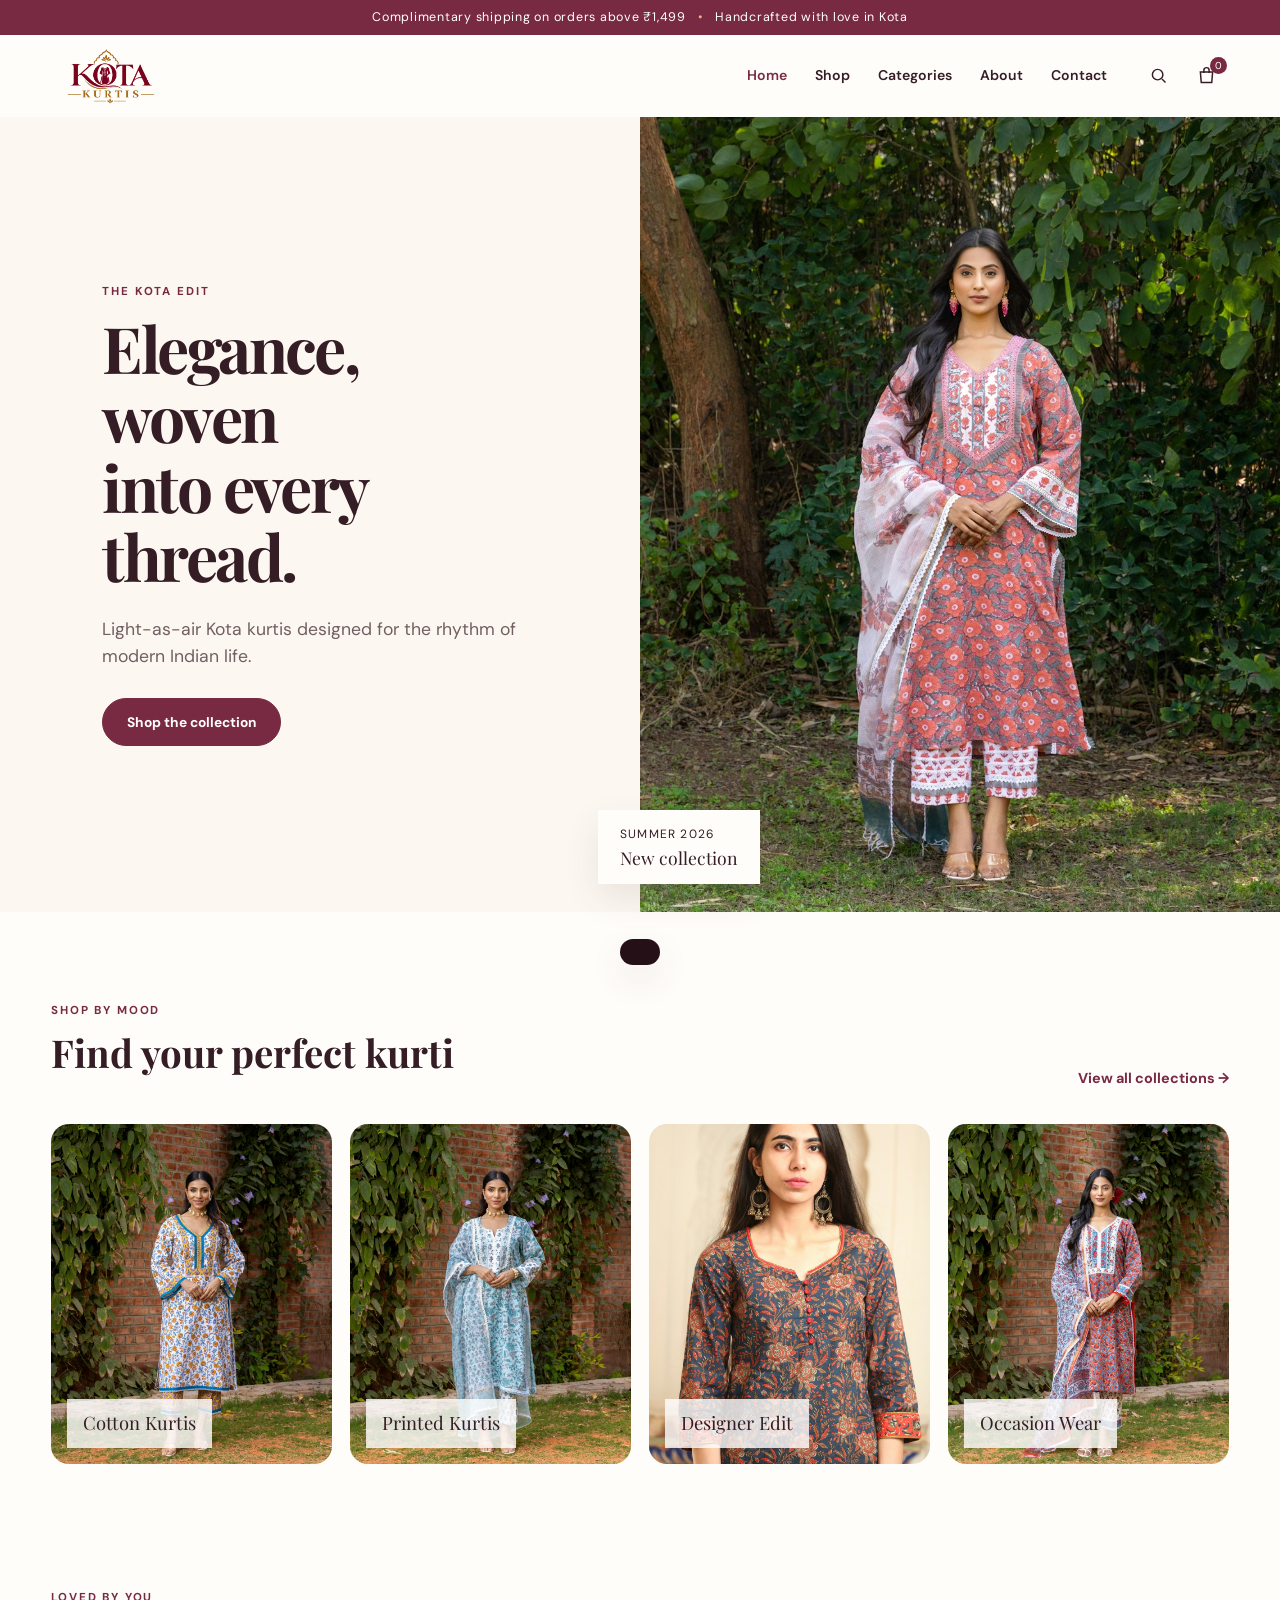
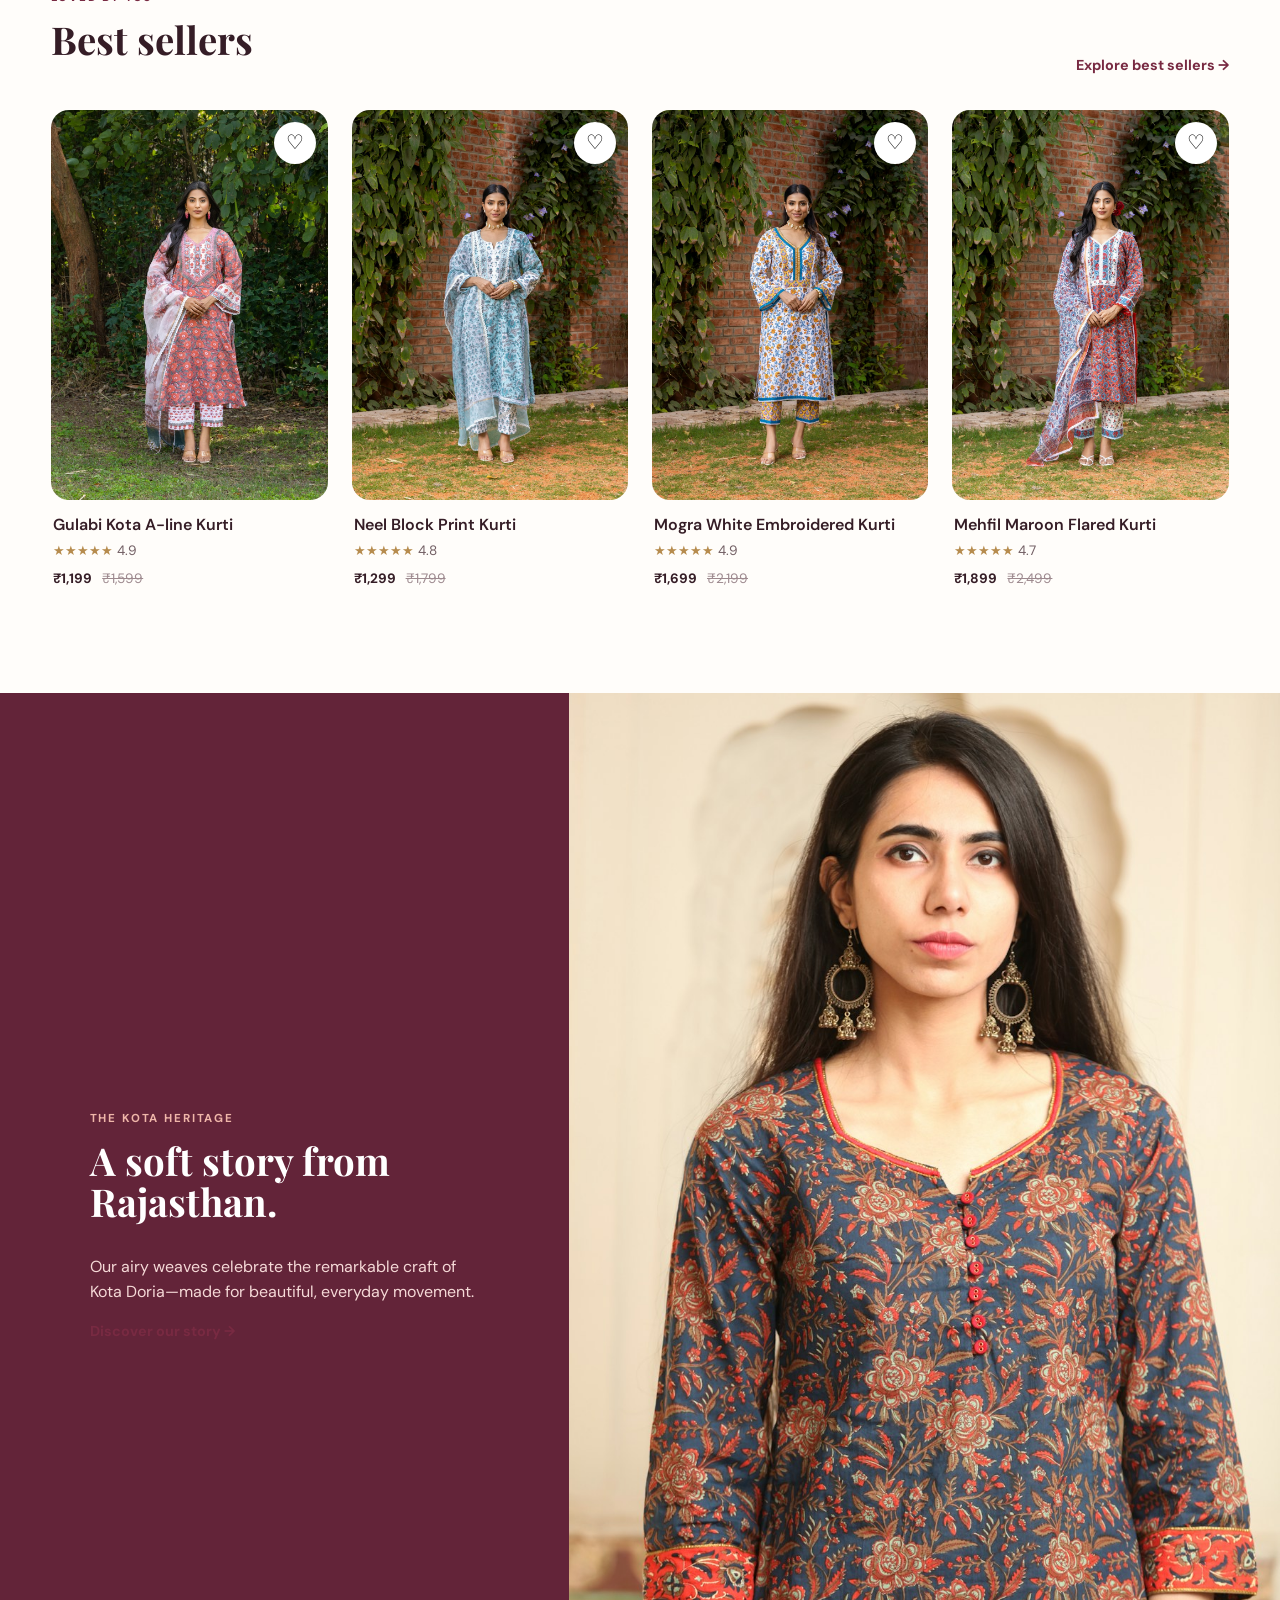
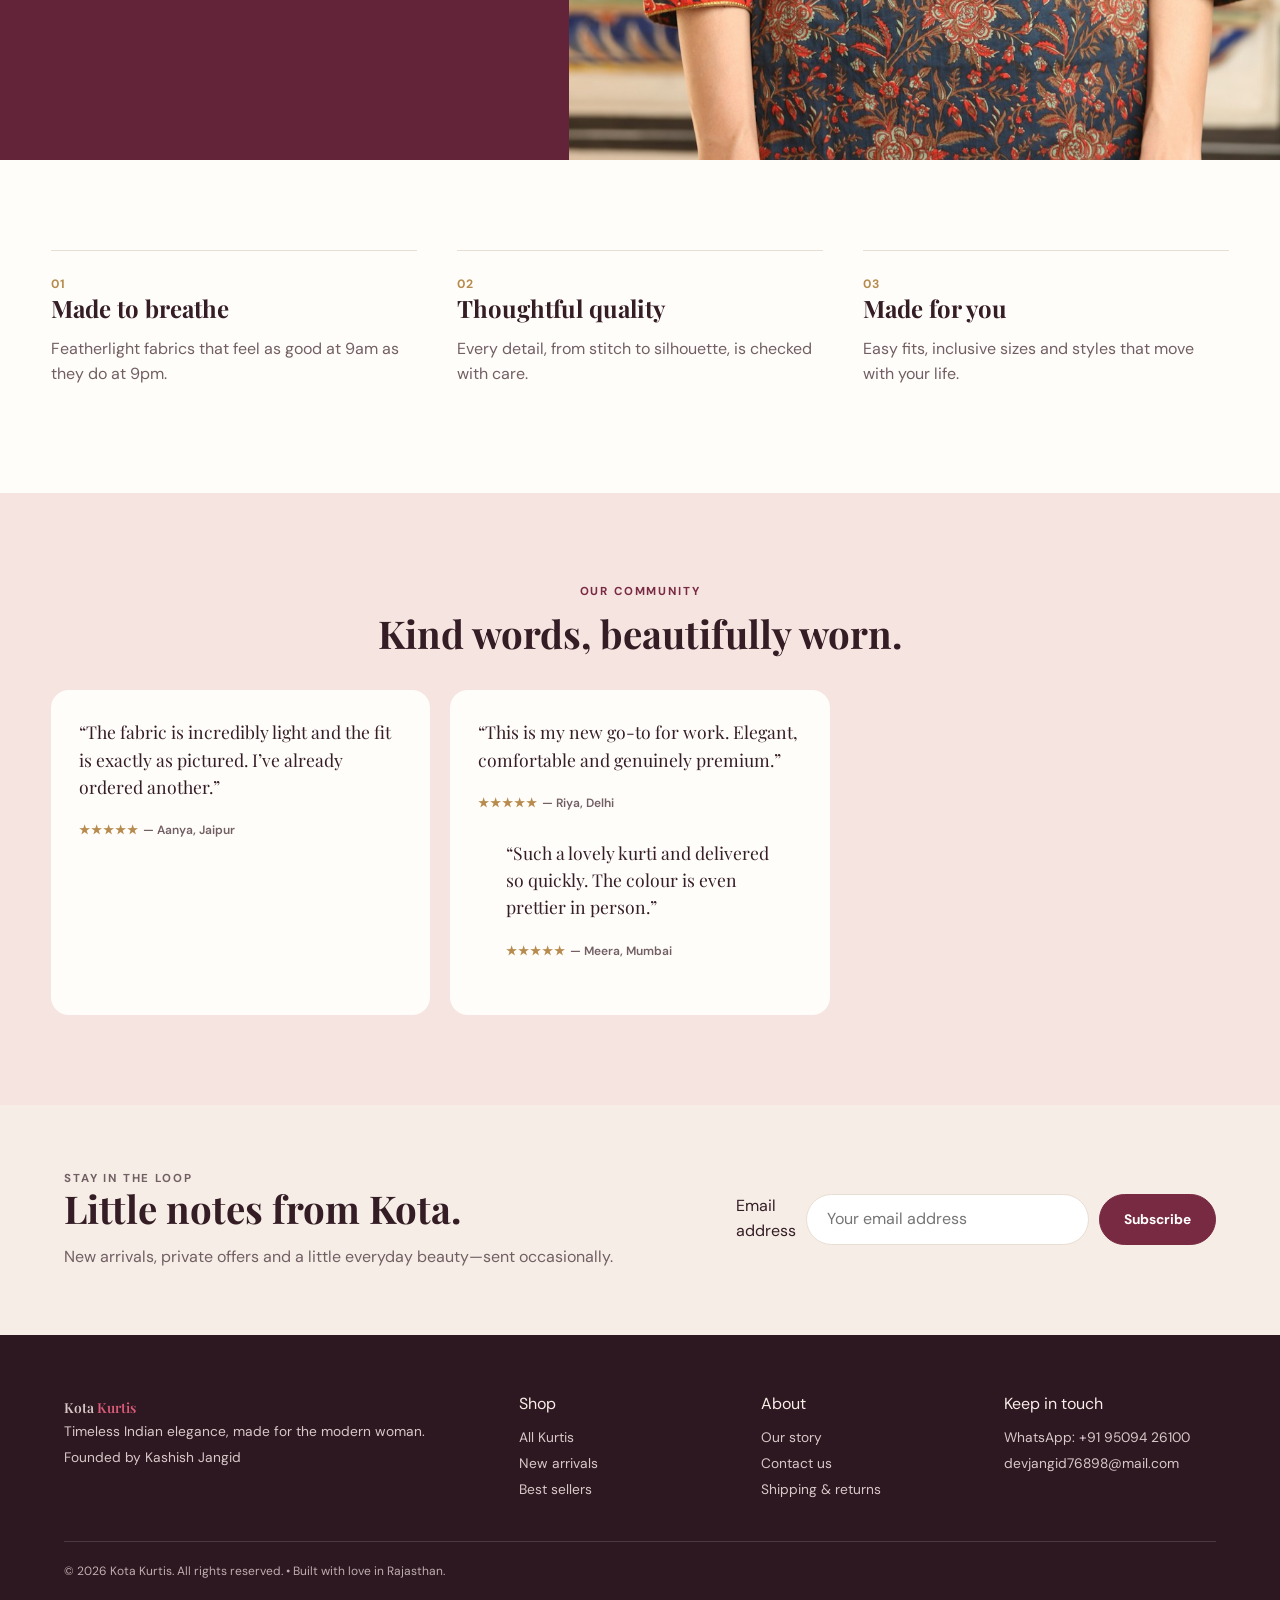
<file: index.html>
<!doctype html>
<html lang="en">
<head>
<meta charset="utf-8">
<meta name="viewport" content="width=device-width,initial-scale=1">
<link rel="icon" type="image/png" href="/kota-kurtis-favicon.png?v=2">
<title>Kota Kurtis | Timeless Indian Elegance</title>
<meta name="description" content="Premium Kota kurtis for every beautiful day.">
<link rel="canonical" href="https://kotakurtis.shop/">
<meta name="google-site-verification" content="tUqyM9AJa6244Mp6Nz3hJoHWfeBYiWcHgl6R4oxv1Qc">
<link rel="preconnect" href="https://fonts.googleapis.com">
<link rel="preconnect" href="https://fonts.gstatic.com" crossorigin>
<link href="https://fonts.googleapis.com/css2?family=DM+Sans:wght@400;500;600;700&family=Playfair+Display:wght@500;600;700&display=swap" rel="stylesheet">
<link rel="stylesheet" href="style.css">
<!-- Google Tag Manager -->
<script>(function(w,d,s,l,i){w[l]=w[l]||[];w[l].push({'gtm.start':new Date().getTime(),event:'gtm.js'});var f=d.getElementsByTagName(s)[0],j=d.createElement(s),dl=l!='dataLayer'?'&l='+l:'';j.async=true;j.src='https://www.googletagmanager.com/gtm.js?id='+i+dl;f.parentNode.insertBefore(j,f);})(window,document,'script','dataLayer','GTM-W8SMWG98');</script>
<!-- End Google Tag Manager -->
<!-- Microsoft Clarity -->
<script>(function(c,l,a,r,i,t,y){c[a]=c[a]||function(){(c[a].q=c[a].q||[]).push(arguments)};t=l.createElement(r);t.async=1;t.src='https://www.clarity.ms/tag/'+i;y=l.getElementsByTagName(r)[0];y.parentNode.insertBefore(t,y);})(window,document,'clarity','script','ym50042sml');</script>
<!-- End Microsoft Clarity -->
<!-- Meta Pixel Code -->
<script>
!function(f,b,e,v,n,t,s)
{if(f.fbq)return;n=f.fbq=function(){n.callMethod?
n.callMethod.apply(n,arguments):n.queue.push(arguments)};
if(!f._fbq)f._fbq=n;n.push=n;n.loaded=!0;n.version='2.0';
n.queue=[];t=b.createElement(e);t.async=!0;
t.src=v;s=b.getElementsByTagName(e)[0];
s.parentNode.insertBefore(t,s)}(window, document,'script',
'https://connect.facebook.net/en_US/fbevents.js');
fbq('init', '1072847062333109');
fbq('track', 'PageView');
</script>
<!-- End Meta Pixel Code --></head>
<body><!-- Meta Pixel Code (noscript) -->
<noscript><img height="1" width="1" style="display:none" src="https://www.facebook.com/tr?id=1072847062333109&ev=PageView&noscript=1" alt=""></noscript>

<!-- Google Tag Manager (noscript) -->
<noscript>
<iframe src="https://www.googletagmanager.com/ns.html?id=GTM-W8SMWG98" height="0" width="0" style="display:none;visibility:hidden">
</iframe>
</noscript>
<!-- End Google Tag Manager (noscript) -->
<a class="skip" href="#main">Skip to content</a>
<div class="announcement">Complimentary shipping on orders above ₹1,499 <span>•</span> Handcrafted with love in Kota</div>
<header id="site-header">
</header>
<main id="main">
<section class="hero">
<div class="hero-copy">
<p class="eyebrow">THE KOTA EDIT</p>
<h1>Elegance, woven<br>into every thread.</h1>
<p>Light-as-air Kota kurtis designed for the rhythm of modern Indian life.</p>
<a class="button" href="shop.html">Shop the collection</a>
</div>
<div class="hero-image">
<img src="images/kurti-pink.jpg" alt="Woman in an elegant Indian kurti" width="1200" height="1400">
<span class="hero-tag">Summer 2026<br>
<b>New collection</b>
</span>
</div>
</section>
<section class="section categories">
<div class="section-head">
<div>
<p class="eyebrow">SHOP BY MOOD</p>
<h2>Find your perfect kurti</h2>
</div>
<a href="shop.html">View all collections →</a>
</div>
<div class="category-grid">
<a href="shop.html?category=Cotton">
<img src="images/kurti-white.jpg" alt="Cotton kurtis">
<span>Cotton Kurtis</span>
</a>
<a href="shop.html?category=Printed">
<img src="images/kurti-blue.jpg" alt="Printed kurtis">
<span>Printed Kurtis</span>
</a>
<a href="shop.html?category=Designer">
<img src="images/kurti-navy.jpg" alt="Designer kurtis">
<span>Designer Edit</span>
</a>
<a href="shop.html?category=Party">
<img src="images/kurti-red.jpg" alt="Party wear kurtis">
<span>Occasion Wear</span>
</a>
</div>
</section>
<section class="section product-section">
<div class="section-head">
<div>
<p class="eyebrow">LOVED BY YOU</p>
<h2>Best sellers</h2>
</div>
<a href="shop.html?sort=popular">Explore best sellers →</a>
</div>
<div class="product-grid" data-products="bestseller">
</div>
</section>
<section class="story-banner">
<div>
<p class="eyebrow">THE KOTA HERITAGE</p>
<h2>A soft story from Rajasthan.</h2>
<p>Our airy weaves celebrate the remarkable craft of Kota Doria—made for beautiful, everyday movement.</p>
<a class="text-link" href="about.html">Discover our story →</a>
</div>
<img src="images/kurti-navy.jpg" alt="Indian kurti detail" loading="lazy" width="1200" height="700">
</section>
<section class="section value-grid">
<article>
<b>01</b>
<h3>Made to breathe</h3>
<p>Featherlight fabrics that feel as good at 9am as they do at 9pm.</p>
</article>
<article>
<b>02</b>
<h3>Thoughtful quality</h3>
<p>Every detail, from stitch to silhouette, is checked with care.</p>
</article>
<article>
<b>03</b>
<h3>Made for you</h3>
<p>Easy fits, inclusive sizes and styles that move with your life.</p>
</article>
</section>
<section class="section reviews">
<p class="eyebrow">OUR COMMUNITY</p>
<h2>Kind words, beautifully worn.</h2>
<div class="review-grid">
<blockquote>“The fabric is incredibly light and the fit is exactly as pictured. I’ve already ordered another.”<footer>★★★★★ <span>— Aanya, Jaipur</span>
</footer>
</blockquote>
<blockquote>“This is my new go-to for work. Elegant, comfortable and genuinely premium.”<footer>★★★★★ <span>— Riya, Delhi</span>
</footer>
<blockquote>“Such a lovely kurti and delivered so quickly. The colour is even prettier in person.”<footer>★★★★★ <span>— Meera, Mumbai</span>
</footer>
</blockquote>
</div>
</section>
<section class="newsletter">
<div>
<p class="eyebrow">STAY IN THE LOOP</p>
<h2>Little notes from Kota.</h2>
<p>New arrivals, private offers and a little everyday beauty—sent occasionally.</p>
</div>
<form id="newsletter-form">
<label class="sr-only" for="newsletter-email">Email address</label>
<input id="newsletter-email" type="email" placeholder="Your email address" required>
<button class="button" type="submit">Subscribe</button>
</form>
</section>
</main>
<footer id="site-footer">
</footer>
<button id="back-top" aria-label="Back to top">↑</button>
<div id="toast" aria-live="polite">
</div>
<script src="script.js">
</script>
</body>
</html>
</file>
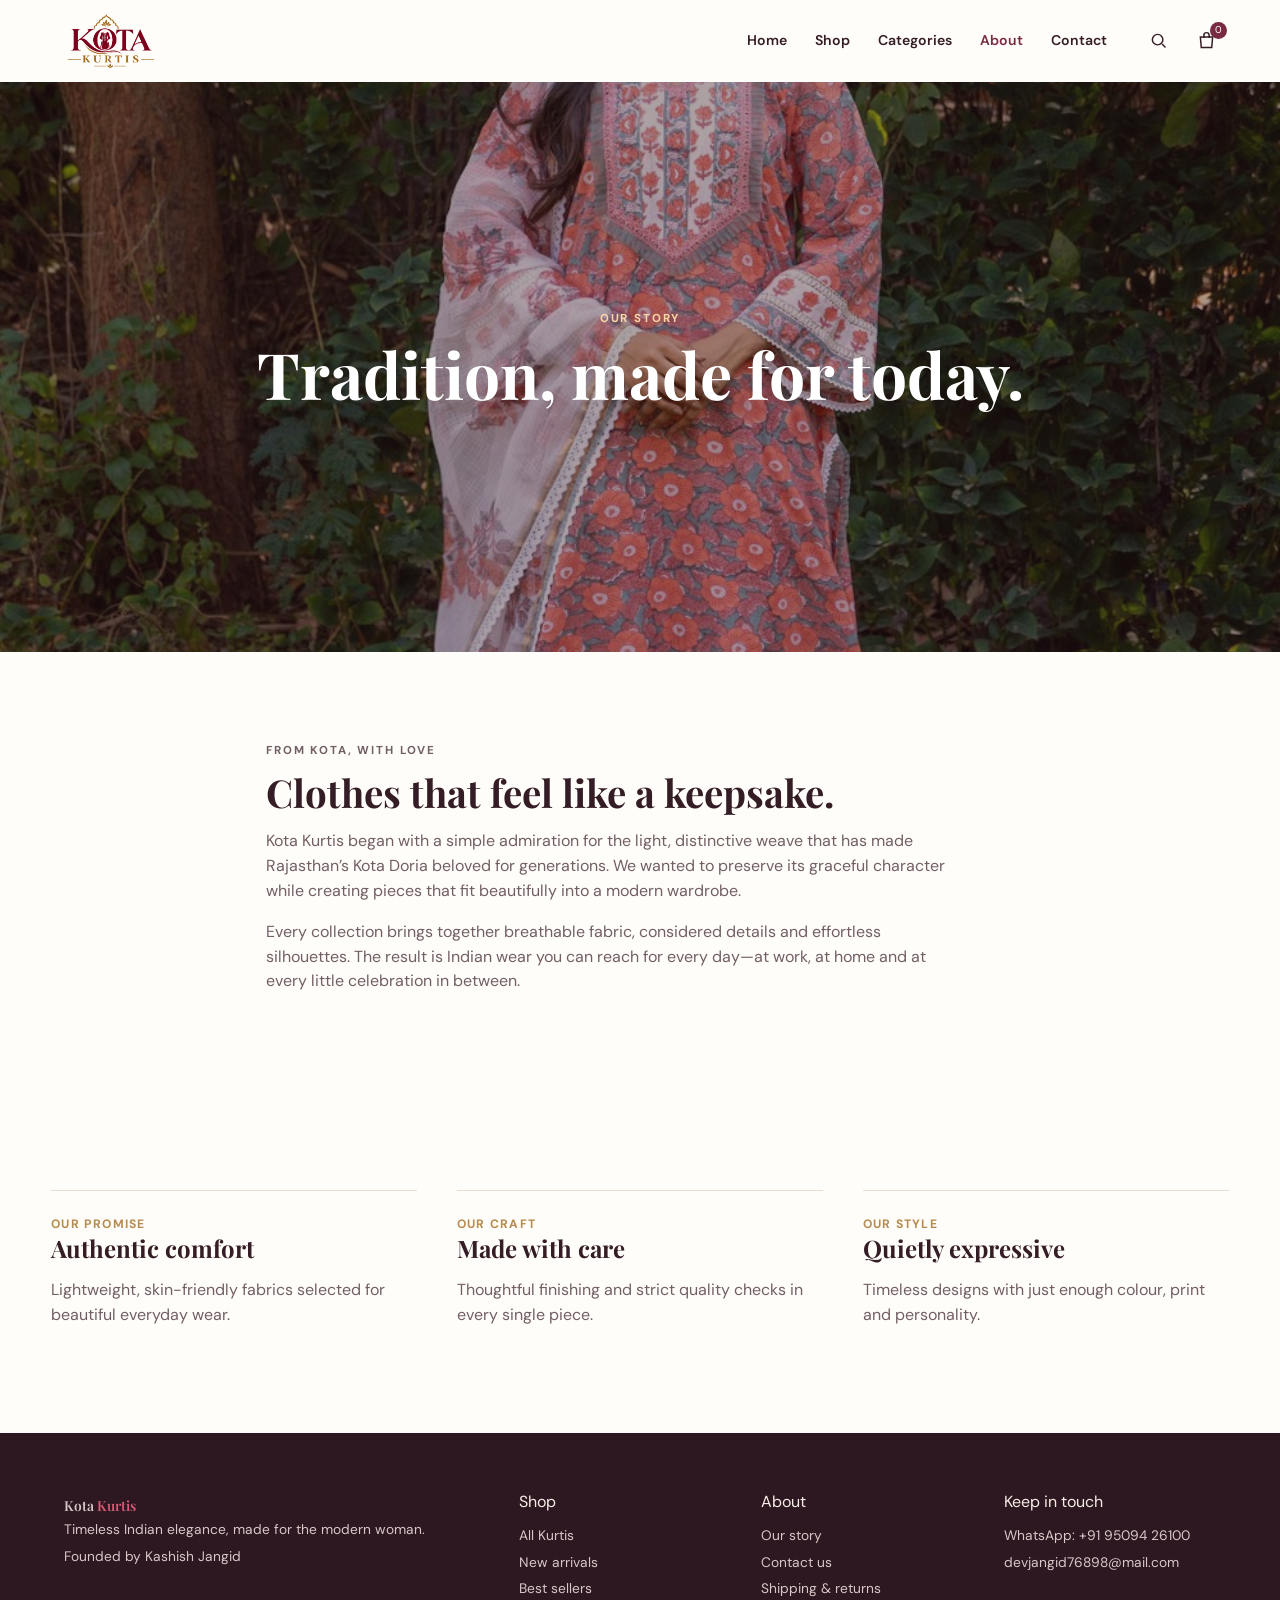
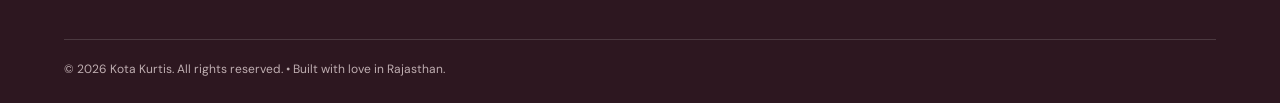
<file: about.html>
<!doctype html>
<html lang="en">
<head>
<meta charset="utf-8">
<meta name="viewport" content="width=device-width,initial-scale=1">
<link rel="icon" type="image/png" href="/kota-kurtis-favicon.png?v=2">
<title>Our Story | Kota Kurtis</title>
<meta name="description" content="Discover the Kota Kurtis story and our appreciation for the airy Kota Doria weave and everyday Indian style.">
<link rel="canonical" href="https://kotakurtis.shop/about.html">
<link rel="preconnect" href="https://fonts.googleapis.com">
<link rel="preconnect" href="https://fonts.gstatic.com" crossorigin>
<link href="https://fonts.googleapis.com/css2?family=DM+Sans:wght@400;500;600;700&family=Playfair+Display:wght@500;600;700&display=swap" rel="stylesheet">
<link rel="stylesheet" href="style.css">
<!-- Google Tag Manager -->
<script>(function(w,d,s,l,i){w[l]=w[l]||[];w[l].push({'gtm.start':new Date().getTime(),event:'gtm.js'});var f=d.getElementsByTagName(s)[0],j=d.createElement(s),dl=l!='dataLayer'?'&l='+l:'';j.async=true;j.src='https://www.googletagmanager.com/gtm.js?id='+i+dl;f.parentNode.insertBefore(j,f);})(window,document,'script','dataLayer','GTM-W8SMWG98');</script>
<!-- End Google Tag Manager -->
<!-- Microsoft Clarity -->
<script>(function(c,l,a,r,i,t,y){c[a]=c[a]||function(){(c[a].q=c[a].q||[]).push(arguments)};t=l.createElement(r);t.async=1;t.src='https://www.clarity.ms/tag/'+i;y=l.getElementsByTagName(r)[0];y.parentNode.insertBefore(t,y);})(window,document,'clarity','script','ym50042sml');</script>
<!-- End Microsoft Clarity -->
<!-- Meta Pixel Code -->
<script>
!function(f,b,e,v,n,t,s)
{if(f.fbq)return;n=f.fbq=function(){n.callMethod?
n.callMethod.apply(n,arguments):n.queue.push(arguments)};
if(!f._fbq)f._fbq=n;n.push=n;n.loaded=!0;n.version='2.0';
n.queue=[];t=b.createElement(e);t.async=!0;
t.src=v;s=b.getElementsByTagName(e)[0];
s.parentNode.insertBefore(t,s)}(window, document,'script',
'https://connect.facebook.net/en_US/fbevents.js');
fbq('init', '1072847062333109');
fbq('track', 'PageView');
</script>
<!-- End Meta Pixel Code --></head>
<body><!-- Meta Pixel Code (noscript) -->
<noscript><img height="1" width="1" style="display:none" src="https://www.facebook.com/tr?id=1072847062333109&ev=PageView&noscript=1" alt=""></noscript>

<!-- Google Tag Manager (noscript) -->
<noscript>
<iframe src="https://www.googletagmanager.com/ns.html?id=GTM-W8SMWG98" height="0" width="0" style="display:none;visibility:hidden">
</iframe>
</noscript>
<!-- End Google Tag Manager (noscript) -->
<header id="site-header">
</header>
<main>
<section class="about-hero">
<img src="images/kurti-pink.jpg" alt="Woman wearing Indian fashion">
<div>
<p class="eyebrow">OUR STORY</p>
<h1>Tradition, made for today.</h1>
</div>
</section>
<section class="section prose">
<p class="eyebrow">FROM KOTA, WITH LOVE</p>
<h2>Clothes that feel like a keepsake.</h2>
<p>Kota Kurtis began with a simple admiration for the light, distinctive weave that has made Rajasthan’s Kota Doria beloved for generations. We wanted to preserve its graceful character while creating pieces that fit beautifully into a modern wardrobe.</p>
<p>Every collection brings together breathable fabric, considered details and effortless silhouettes. The result is Indian wear you can reach for every day—at work, at home and at every little celebration in between.</p>
</section>
<section class="section value-grid">
<article>
<b>OUR PROMISE</b>
<h3>Authentic comfort</h3>
<p>Lightweight, skin-friendly fabrics selected for beautiful everyday wear.</p>
</article>
<article>
<b>OUR CRAFT</b>
<h3>Made with care</h3>
<p>Thoughtful finishing and strict quality checks in every single piece.</p>
</article>
<article>
<b>OUR STYLE</b>
<h3>Quietly expressive</h3>
<p>Timeless designs with just enough colour, print and personality.</p>
</article>
</section>
</main>
<footer id="site-footer">
</footer>
<button id="back-top" aria-label="Back to top">↑</button>
<script src="script.js">
</script>
</body>
</html>
</file>
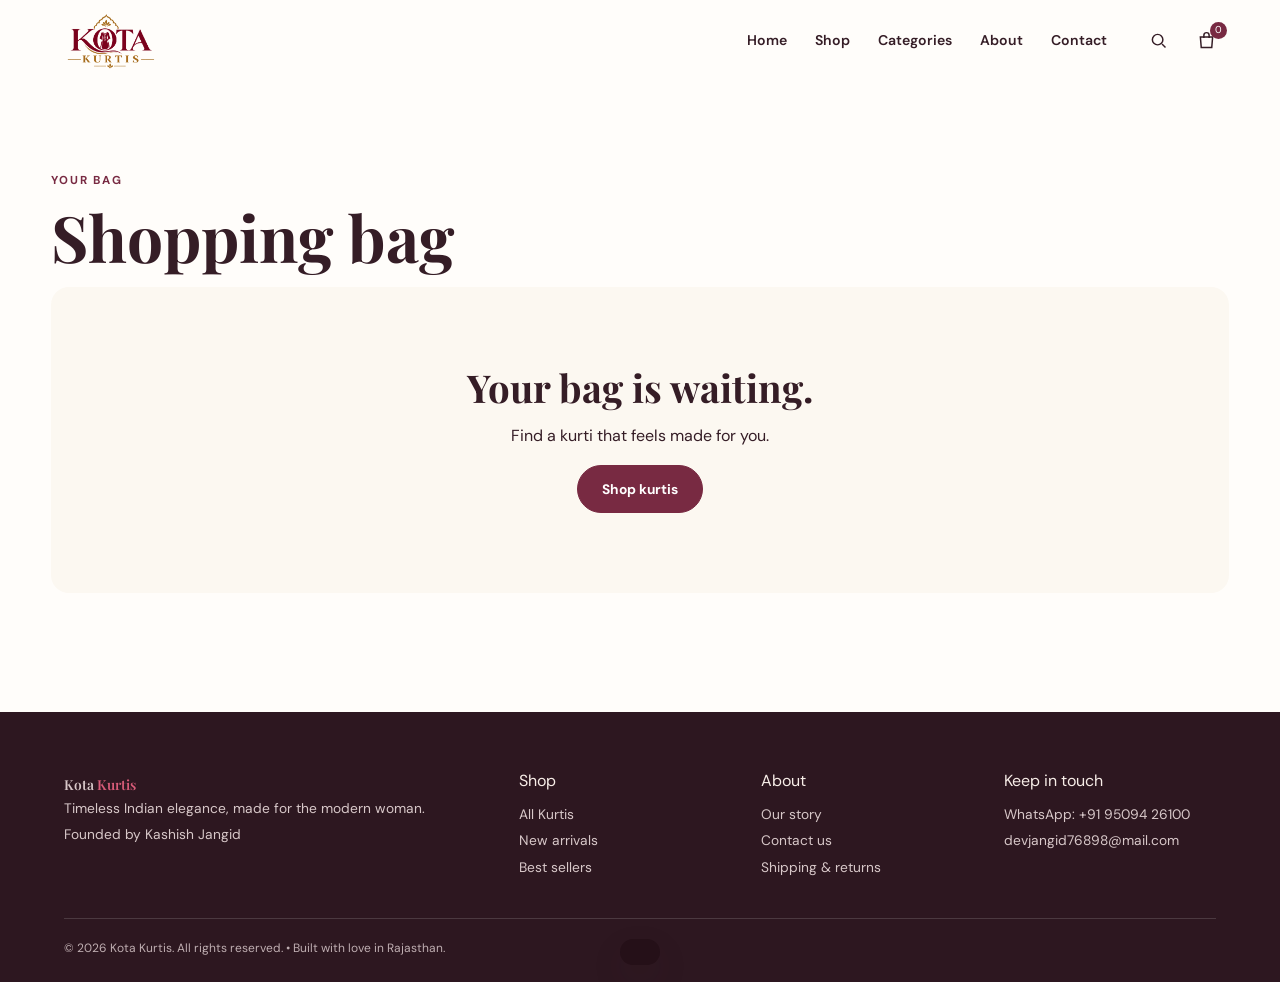
<file: cart.html>
<!doctype html>
<html lang="en">
<head>
<meta charset="utf-8">
<meta name="viewport" content="width=device-width,initial-scale=1">
<link rel="icon" type="image/png" href="/kota-kurtis-favicon.png?v=2">
<title>Your Bag | Kota Kurtis</title>
<link rel="preconnect" href="https://fonts.googleapis.com">
<link rel="preconnect" href="https://fonts.gstatic.com" crossorigin>
<link href="https://fonts.gstatic.com" crossorigin>
<link href="https://fonts.googleapis.com/css2?family=DM+Sans:wght@400;500;600;700&family=Playfair+Display:wght@500;600;700&display=swap" rel="stylesheet">
<link rel="stylesheet" href="style.css">
<!-- Google Tag Manager -->
<script>(function(w,d,s,l,i){w[l]=w[l]||[];w[l].push({'gtm.start':new Date().getTime(),event:'gtm.js'});var f=d.getElementsByTagName(s)[0],j=d.createElement(s),dl=l!='dataLayer'?'&l='+l:'';j.async=true;j.src='https://www.googletagmanager.com/gtm.js?id='+i+dl;f.parentNode.insertBefore(j,f);})(window,document,'script','dataLayer','GTM-W8SMWG98');</script>
<!-- End Google Tag Manager -->
<!-- Microsoft Clarity -->
<script>(function(c,l,a,r,i,t,y){c[a]=c[a]||function(){(c[a].q=c[a].q||[]).push(arguments)};t=l.createElement(r);t.async=1;t.src='https://www.clarity.ms/tag/'+i;y=l.getElementsByTagName(r)[0];y.parentNode.insertBefore(t,y);})(window,document,'clarity','script','ym50042sml');</script>
<!-- End Microsoft Clarity -->
<!-- Meta Pixel Code -->
<script>
!function(f,b,e,v,n,t,s)
{if(f.fbq)return;n=f.fbq=function(){n.callMethod?
n.callMethod.apply(n,arguments):n.queue.push(arguments)};
if(!f._fbq)f._fbq=n;n.push=n;n.loaded=!0;n.version='2.0';
n.queue=[];t=b.createElement(e);t.async=!0;
t.src=v;s=b.getElementsByTagName(e)[0];
s.parentNode.insertBefore(t,s)}(window, document,'script',
'https://connect.facebook.net/en_US/fbevents.js');
fbq('init', '1072847062333109');
fbq('track', 'PageView');
</script>
<!-- End Meta Pixel Code --></head>
<body><!-- Meta Pixel Code (noscript) -->
<noscript><img height="1" width="1" style="display:none" src="https://www.facebook.com/tr?id=1072847062333109&ev=PageView&noscript=1" alt=""></noscript>

<!-- Google Tag Manager (noscript) -->
<noscript>
<iframe src="https://www.googletagmanager.com/ns.html?id=GTM-W8SMWG98" height="0" width="0" style="display:none;visibility:hidden">
</iframe>
</noscript>
<!-- End Google Tag Manager (noscript) -->
<header id="site-header">
</header>
<main class="page">
<p class="eyebrow">YOUR BAG</p>
<h1>Shopping bag</h1>
<div id="cart-view">
</div>
</main>
<footer id="site-footer">
</footer>
<button id="back-top" aria-label="Back to top">↑</button>
<div id="toast" aria-live="polite">
</div>
<script src="script.js">
</script>
</body>
</html>
</file>
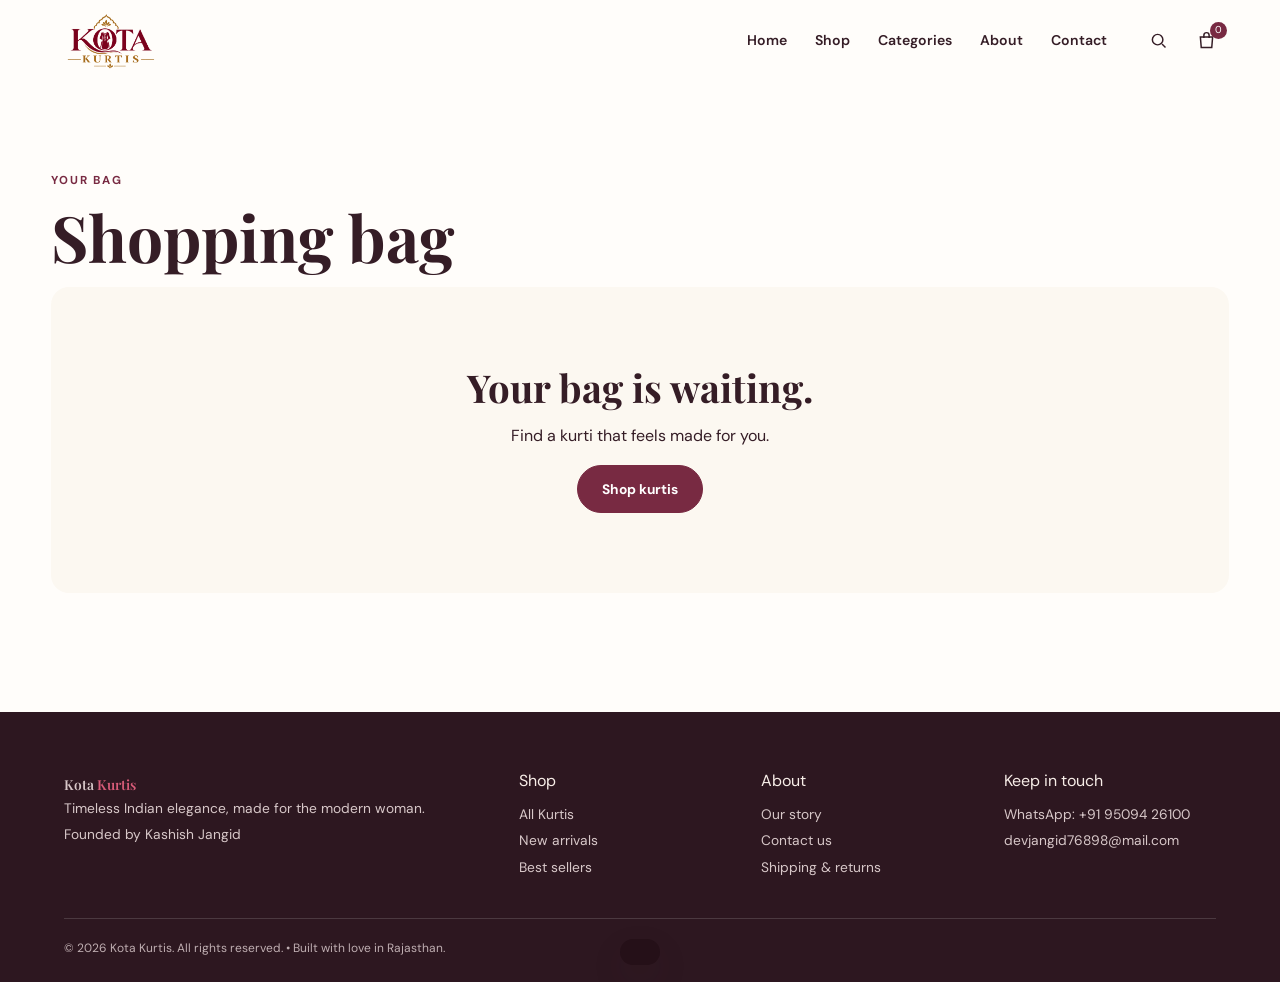
<file: checkout.html>
<!doctype html>
<html lang="en">
<head>
<meta charset="utf-8">
<meta name="viewport" content="width=device-width,initial-scale=1">
<link rel="icon" type="image/png" href="/kota-kurtis-favicon.png?v=2">
<title>Checkout | Kota Kurtis</title>
<link rel="preconnect" href="https://fonts.googleapis.com">
<link rel="preconnect" href="https://fonts.gstatic.com" crossorigin>
<link href="https://fonts.gstatic.com" crossorigin>
<link href="https://fonts.googleapis.com/css2?family=DM+Sans:wght@400;500;600;700&family=Playfair+Display:wght@500;600;700&display=swap" rel="stylesheet">
<link rel="stylesheet" href="style.css">
<!-- Google Tag Manager -->
<script>(function(w,d,s,l,i){w[l]=w[l]||[];w[l].push({'gtm.start':new Date().getTime(),event:'gtm.js'});var f=d.getElementsByTagName(s)[0],j=d.createElement(s),dl=l!='dataLayer'?'&l='+l:'';j.async=true;j.src='https://www.googletagmanager.com/gtm.js?id='+i+dl;f.parentNode.insertBefore(j,f);})(window,document,'script','dataLayer','GTM-W8SMWG98');</script>
<!-- End Google Tag Manager -->
<!-- Microsoft Clarity -->
<script>(function(c,l,a,r,i,t,y){c[a]=c[a]||function(){(c[a].q=c[a].q||[]).push(arguments)};t=l.createElement(r);t.async=1;t.src='https://www.clarity.ms/tag/'+i;y=l.getElementsByTagName(r)[0];y.parentNode.insertBefore(t,y);})(window,document,'clarity','script','ym50042sml');</script>
<!-- End Microsoft Clarity -->
<!-- Meta Pixel Code -->
<script>
!function(f,b,e,v,n,t,s)
{if(f.fbq)return;n=f.fbq=function(){n.callMethod?
n.callMethod.apply(n,arguments):n.queue.push(arguments)};
if(!f._fbq)f._fbq=n;n.push=n;n.loaded=!0;n.version='2.0';
n.queue=[];t=b.createElement(e);t.async=!0;
t.src=v;s=b.getElementsByTagName(e)[0];
s.parentNode.insertBefore(t,s)}(window, document,'script',
'https://connect.facebook.net/en_US/fbevents.js');
fbq('init', '1072847062333109');
fbq('track', 'PageView');
</script>
<!-- End Meta Pixel Code --></head>
<body><!-- Meta Pixel Code (noscript) -->
<noscript><img height="1" width="1" style="display:none" src="https://www.facebook.com/tr?id=1072847062333109&ev=PageView&noscript=1" alt=""></noscript>

<!-- Google Tag Manager (noscript) -->
<noscript>
<iframe src="https://www.googletagmanager.com/ns.html?id=GTM-W8SMWG98" height="0" width="0" style="display:none;visibility:hidden">
</iframe>
</noscript>
<!-- End Google Tag Manager (noscript) -->
<header id="site-header">
</header>
<main class="page">
<p class="eyebrow">SECURE CHECKOUT</p>
<h1>Almost yours.</h1>
<div class="checkout-grid">
<form class="checkout-form" id="checkout-form">
<h2>Delivery details</h2>
<div class="two-col">
<label>Full name *<input name="customerName" required autocomplete="name">
</label>
<label>Mobile number *<input name="phone" type="tel" required autocomplete="tel">
</label>
</div>
<label>Email address *<input name="email" type="email" required autocomplete="email">
</label>
<label>Complete address *<textarea name="address" required rows="3" autocomplete="street-address">
</textarea>
</label>
<div class="three-col">
<label>City *<input name="city" required autocomplete="address-level2">
</label>
<label>State *<input name="state" required autocomplete="address-level1">
</label>
<label>PIN code *<input name="pin" inputmode="numeric" required autocomplete="postal-code">
</label>
</div>
<fieldset>
<legend>Payment method</legend>
<label class="radio">
<input type="radio" name="payment" value="Cash on Delivery" checked> Cash on Delivery</label>
<label class="radio">
<input type="radio" name="payment" value="Online Payment"> Online Payment <small>(integration ready)</small>
</label>
</fieldset>
<button class="button" type="submit">Place order</button>
</form>
<aside class="order-summary">
<h2>Order summary</h2>
<div id="checkout-items">
</div>
</aside>
</div>
<section id="order-confirmation" class="confirmation hidden">
<p class="eyebrow">ORDER CONFIRMED</p>
<h2>Thank you for choosing Kota Kurtis.</h2>
<p>We’ve received your order and will be in touch shortly with your confirmation.</p>
<a class="button" href="index.html">Continue shopping</a>
</section>
</main>
<footer id="site-footer">
</footer>
<button id="back-top" aria-label="Back to top">↑</button>
<div id="toast" aria-live="polite">
</div>
<script src="script.js">
</script>
</body>
</html>
</file>
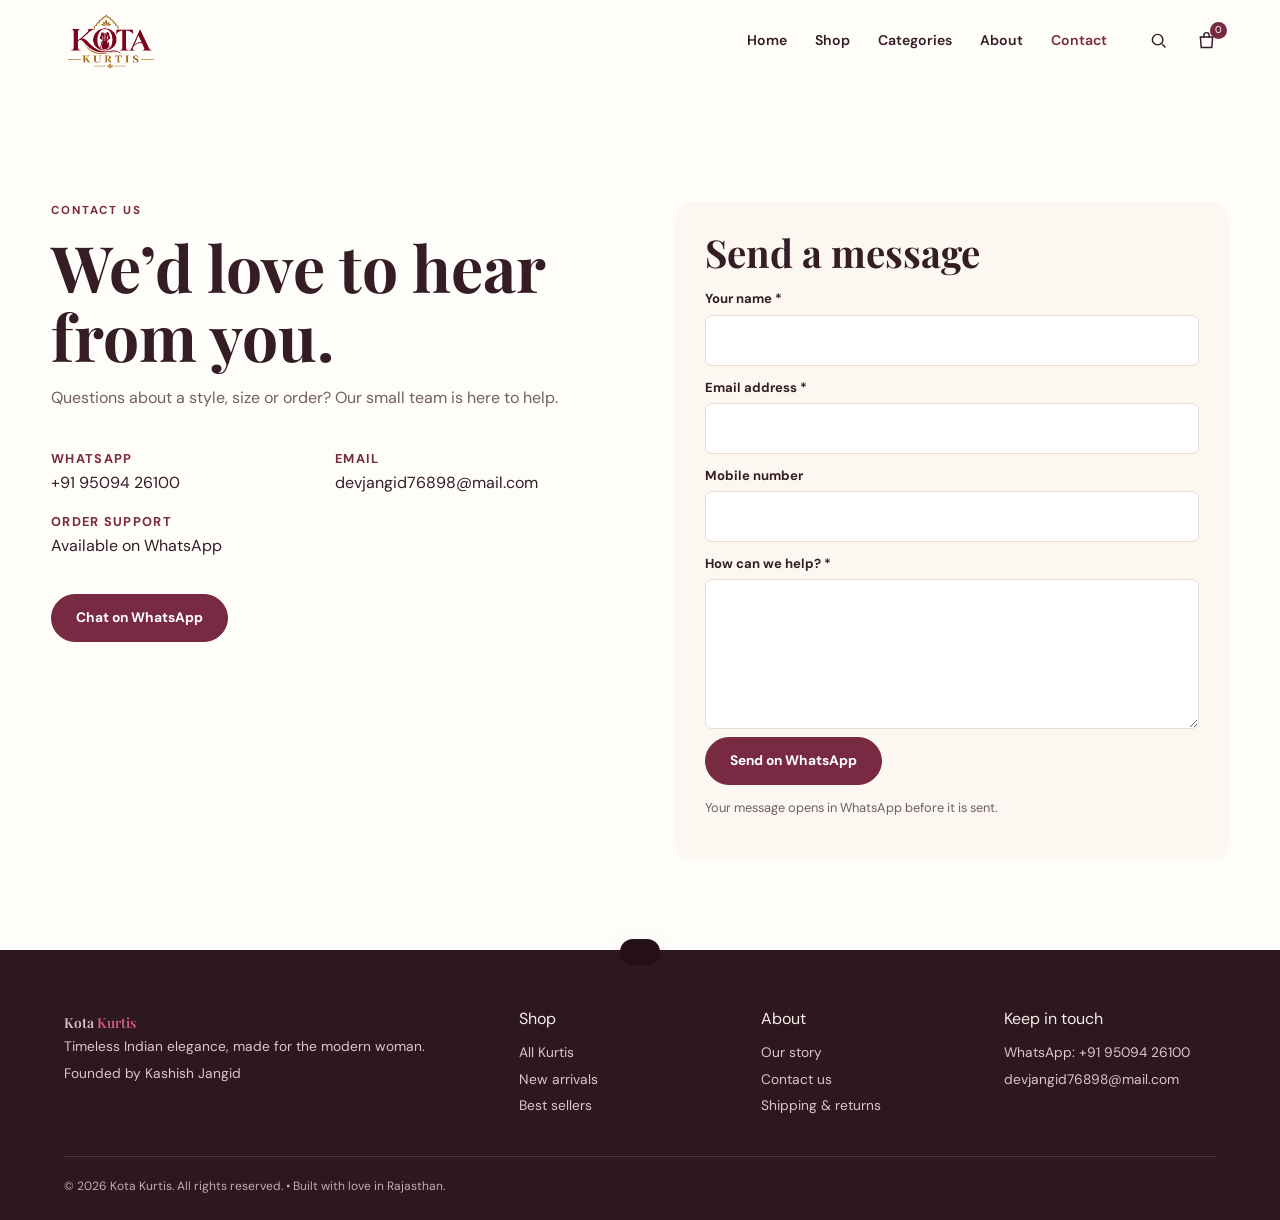
<file: contact.html>
<!doctype html>
<html lang="en">
<head>
<meta charset="utf-8">
<meta name="viewport" content="width=device-width,initial-scale=1">
<link rel="icon" type="image/png" href="/kota-kurtis-favicon.png?v=2">
<title>Contact | Kota Kurtis</title>
<meta name="description" content="Contact Kota Kurtis for product and order help.">
<link rel="canonical" href="https://kotakurtis.shop/contact.html">
<link rel="preconnect" href="https://fonts.googleapis.com">
<link rel="preconnect" href="https://fonts.gstatic.com" crossorigin>
<link href="https://fonts.googleapis.com/css2?family=DM+Sans:wght@400;500;600;700&family=Playfair+Display:wght@500;600;700&display=swap" rel="stylesheet">
<link rel="stylesheet" href="style.css">
<!-- Google Tag Manager -->
<script>(function(w,d,s,l,i){w[l]=w[l]||[];w[l].push({'gtm.start':new Date().getTime(),event:'gtm.js'});var f=d.getElementsByTagName(s)[0],j=d.createElement(s),dl=l!='dataLayer'?'&l='+l:'';j.async=true;j.src='https://www.googletagmanager.com/gtm.js?id='+i+dl;f.parentNode.insertBefore(j,f);})(window,document,'script','dataLayer','GTM-W8SMWG98');</script>
<!-- End Google Tag Manager -->
<!-- Microsoft Clarity -->
<script>(function(c,l,a,r,i,t,y){c[a]=c[a]||function(){(c[a].q=c[a].q||[]).push(arguments)};t=l.createElement(r);t.async=1;t.src='https://www.clarity.ms/tag/'+i;y=l.getElementsByTagName(r)[0];y.parentNode.insertBefore(t,y);})(window,document,'clarity','script','ym50042sml');</script>
<!-- End Microsoft Clarity -->
<!-- Meta Pixel Code -->
<script>
!function(f,b,e,v,n,t,s)
{if(f.fbq)return;n=f.fbq=function(){n.callMethod?
n.callMethod.apply(n,arguments):n.queue.push(arguments)};
if(!f._fbq)f._fbq=n;n.push=n;n.loaded=!0;n.version='2.0';
n.queue=[];t=b.createElement(e);t.async=!0;
t.src=v;s=b.getElementsByTagName(e)[0];
s.parentNode.insertBefore(t,s)}(window, document,'script',
'https://connect.facebook.net/en_US/fbevents.js');
fbq('init', '1072847062333109');
fbq('track', 'PageView');
</script>
<!-- End Meta Pixel Code --></head>
<body><!-- Meta Pixel Code (noscript) -->
<noscript><img height="1" width="1" style="display:none" src="https://www.facebook.com/tr?id=1072847062333109&ev=PageView&noscript=1" alt=""></noscript>

<!-- Google Tag Manager (noscript) -->
<noscript>
<iframe src="https://www.googletagmanager.com/ns.html?id=GTM-W8SMWG98" height="0" width="0" style="display:none;visibility:hidden">
</iframe>
</noscript>
<!-- End Google Tag Manager (noscript) -->
<header id="site-header">
</header>
<main class="page">
<div class="contact-grid">
<section>
<p class="eyebrow">CONTACT US</p>
<h1>We’d love to hear from you.</h1>
<p class="intro">Questions about a style, size or order? Our small team is here to help.</p>
<div class="contact-details">
<p>
<b>WhatsApp</b>
<br>
<a data-whatsapp href="#">+91 95094 26100</a>
</p>
<p>
<b>Email</b>
<br>
<a href="mailto:devjangid76898@mail.com">devjangid76898@mail.com</a>
</p>
<p>
<b>Order support</b>
<br>Available on WhatsApp</p>
</div>
<a class="button whatsapp" data-whatsapp href="#">Chat on WhatsApp</a>
</section>
<form class="contact-form" id="contact-form">
<h2>Send a message</h2>
<label for="name">Your name *</label>
<input id="name" name="name" autocomplete="name" required>
<label for="email">Email address *</label>
<input id="email" name="email" type="email" autocomplete="email" required>
<label for="phone">Mobile number</label>
<input id="phone" name="phone" type="tel" autocomplete="tel">
<label for="message">How can we help? *</label>
<textarea id="message" name="message" required rows="5">
</textarea>
<button class="button" type="submit">Send on WhatsApp</button>
<p class="helper">Your message opens in WhatsApp before it is sent.</p>
</form>
</div>
</main>
<footer id="site-footer">
</footer>
<button id="back-top" aria-label="Back to top">↑</button>
<div id="toast" aria-live="polite">
</div>
<script src="script.js">
</script>
</body>
</html>
</file>
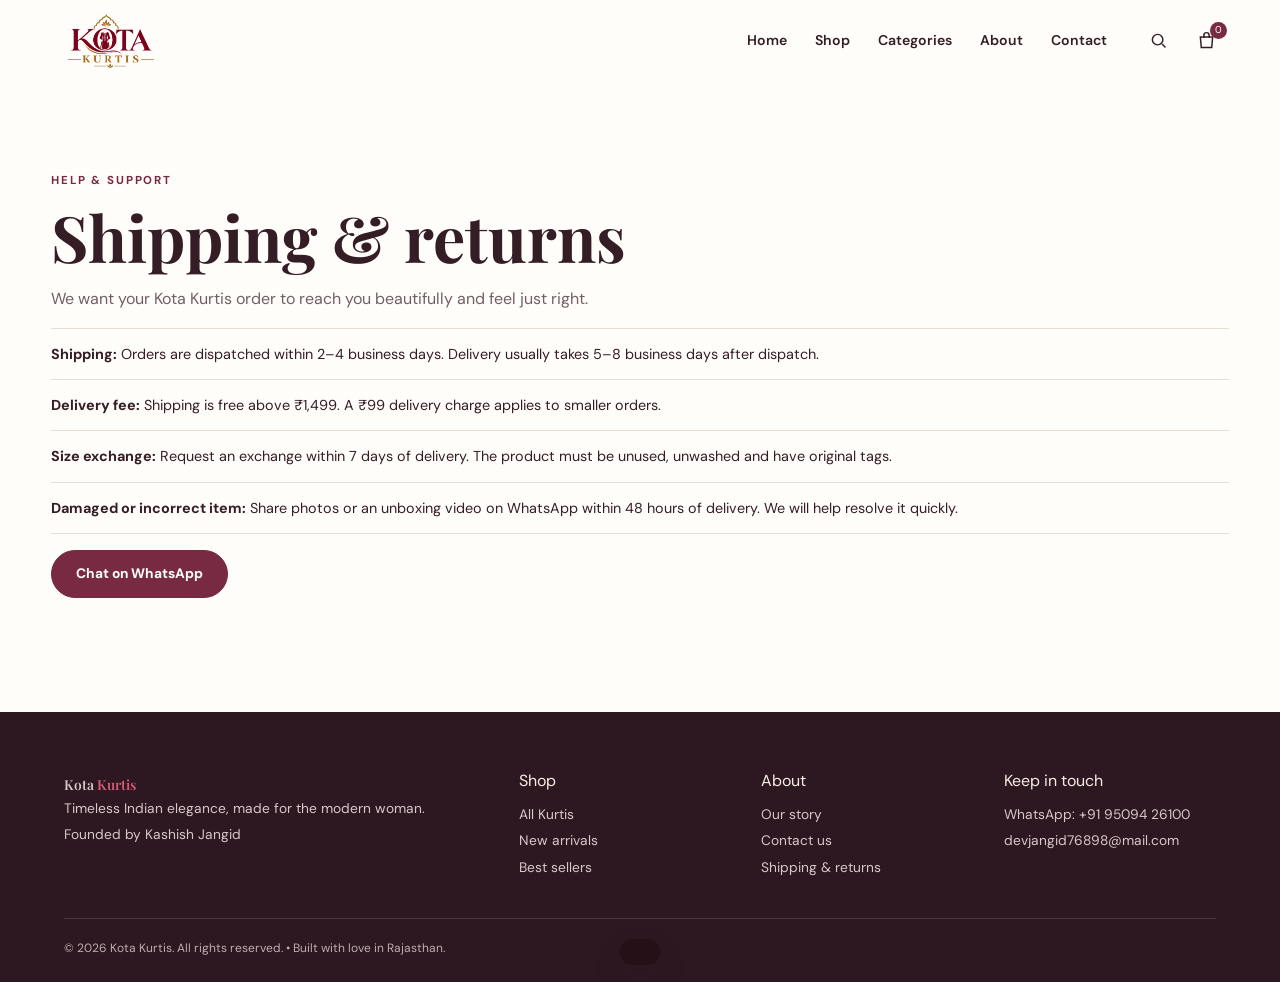
<file: policies.html>
<!doctype html>
<html lang="en">
<head>
<meta charset="utf-8">
<meta name="viewport" content="width=device-width,initial-scale=1">
<link rel="icon" type="image/png" href="/kota-kurtis-favicon.png?v=2">
<title>Shipping & Returns | Kota Kurtis</title>
<meta name="description" content="Read Kota Kurtis shipping, delivery, exchange, and returns information before placing an order.">
<link rel="canonical" href="https://kotakurtis.shop/policies.html">
<link rel="preconnect" href="https://fonts.googleapis.com">
<link rel="preconnect" href="https://fonts.gstatic.com" crossorigin>
<link href="https://fonts.googleapis.com/css2?family=DM+Sans:wght@400;500;600;700&family=Playfair+Display:wght@500;600;700&display=swap" rel="stylesheet">
<link rel="stylesheet" href="style.css">
<!-- Google Tag Manager -->
<script>(function(w,d,s,l,i){w[l]=w[l]||[];w[l].push({'gtm.start':new Date().getTime(),event:'gtm.js'});var f=d.getElementsByTagName(s)[0],j=d.createElement(s),dl=l!='dataLayer'?'&l='+l:'';j.async=true;j.src='https://www.googletagmanager.com/gtm.js?id='+i+dl;f.parentNode.insertBefore(j,f);})(window,document,'script','dataLayer','GTM-W8SMWG98');</script>
<!-- End Google Tag Manager -->
<!-- Microsoft Clarity -->
<script>(function(c,l,a,r,i,t,y){c[a]=c[a]||function(){(c[a].q=c[a].q||[]).push(arguments)};t=l.createElement(r);t.async=1;t.src='https://www.clarity.ms/tag/'+i;y=l.getElementsByTagName(r)[0];y.parentNode.insertBefore(t,y);})(window,document,'clarity','script','ym50042sml');</script>
<!-- End Microsoft Clarity -->
<!-- Meta Pixel Code -->
<script>
!function(f,b,e,v,n,t,s)
{if(f.fbq)return;n=f.fbq=function(){n.callMethod?
n.callMethod.apply(n,arguments):n.queue.push(arguments)};
if(!f._fbq)f._fbq=n;n.push=n;n.loaded=!0;n.version='2.0';
n.queue=[];t=b.createElement(e);t.async=!0;
t.src=v;s=b.getElementsByTagName(e)[0];
s.parentNode.insertBefore(t,s)}(window, document,'script',
'https://connect.facebook.net/en_US/fbevents.js');
fbq('init', '1072847062333109');
fbq('track', 'PageView');
</script>
<!-- End Meta Pixel Code --></head>
<body><!-- Meta Pixel Code (noscript) -->
<noscript><img height="1" width="1" style="display:none" src="https://www.facebook.com/tr?id=1072847062333109&ev=PageView&noscript=1" alt=""></noscript>

<!-- Google Tag Manager (noscript) -->
<noscript>
<iframe src="https://www.googletagmanager.com/ns.html?id=GTM-W8SMWG98" height="0" width="0" style="display:none;visibility:hidden">
</iframe>
</noscript>
<!-- End Google Tag Manager (noscript) -->
<header id="site-header">
</header>
<main class="page">
<p class="eyebrow">HELP & SUPPORT</p>
<h1>Shipping & returns</h1>
<p class="intro">We want your Kota Kurtis order to reach you beautifully and feel just right.</p>
<section class="info-lines">
<p>
<b>Shipping:</b> Orders are dispatched within 2–4 business days. Delivery usually takes 5–8 business days after dispatch.</p>
<p>
<b>Delivery fee:</b> Shipping is free above ₹1,499. A ₹99 delivery charge applies to smaller orders.</p>
<p>
<b>Size exchange:</b> Request an exchange within 7 days of delivery. The product must be unused, unwashed and have original tags.</p>
<p>
<b>Damaged or incorrect item:</b> Share photos or an unboxing video on WhatsApp within 48 hours of delivery. We will help resolve it quickly.</p>
</section>
<p>
<a class="button" data-whatsapp href="#">Chat on WhatsApp</a>
</p>
</main>
<footer id="site-footer">
</footer>
<button id="back-top" aria-label="Back to top">↑</button>
<div id="toast" aria-live="polite">
</div>
<script src="script.js">
</script>
</body>
</html>
</file>
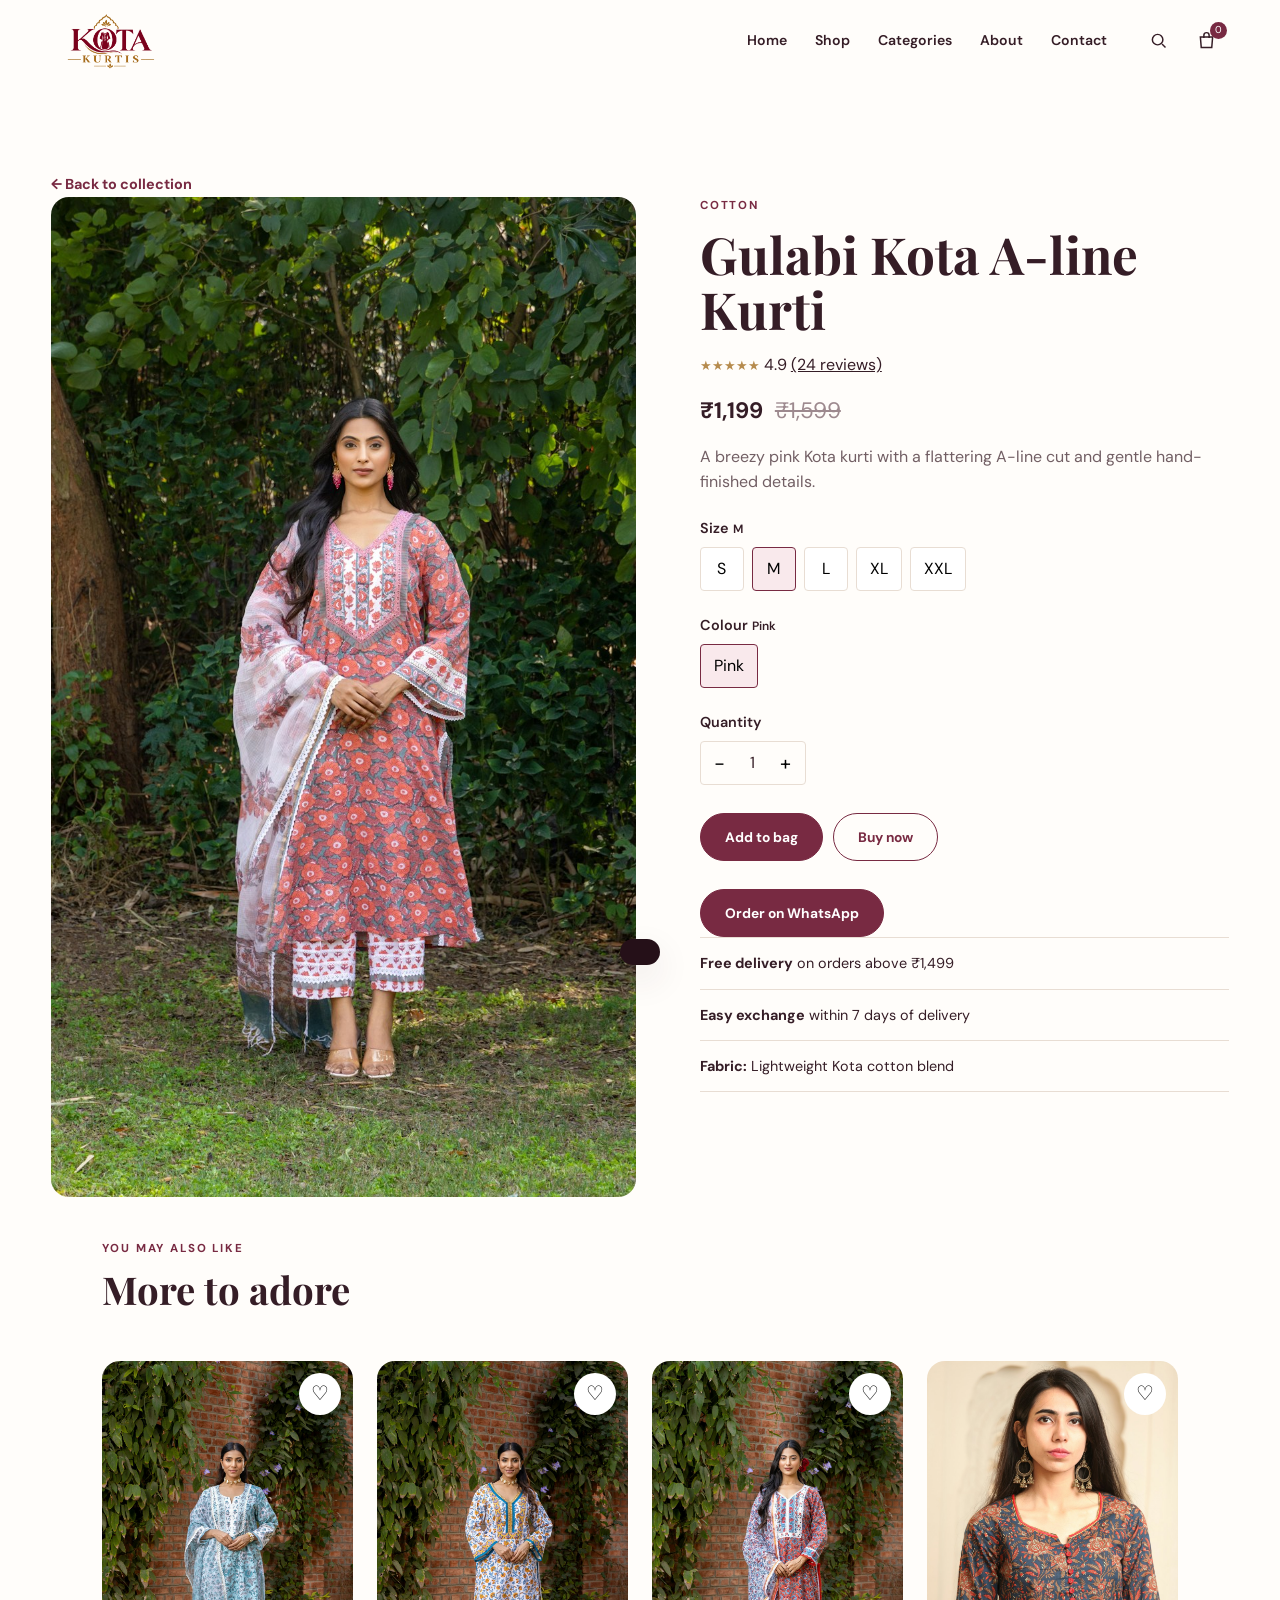
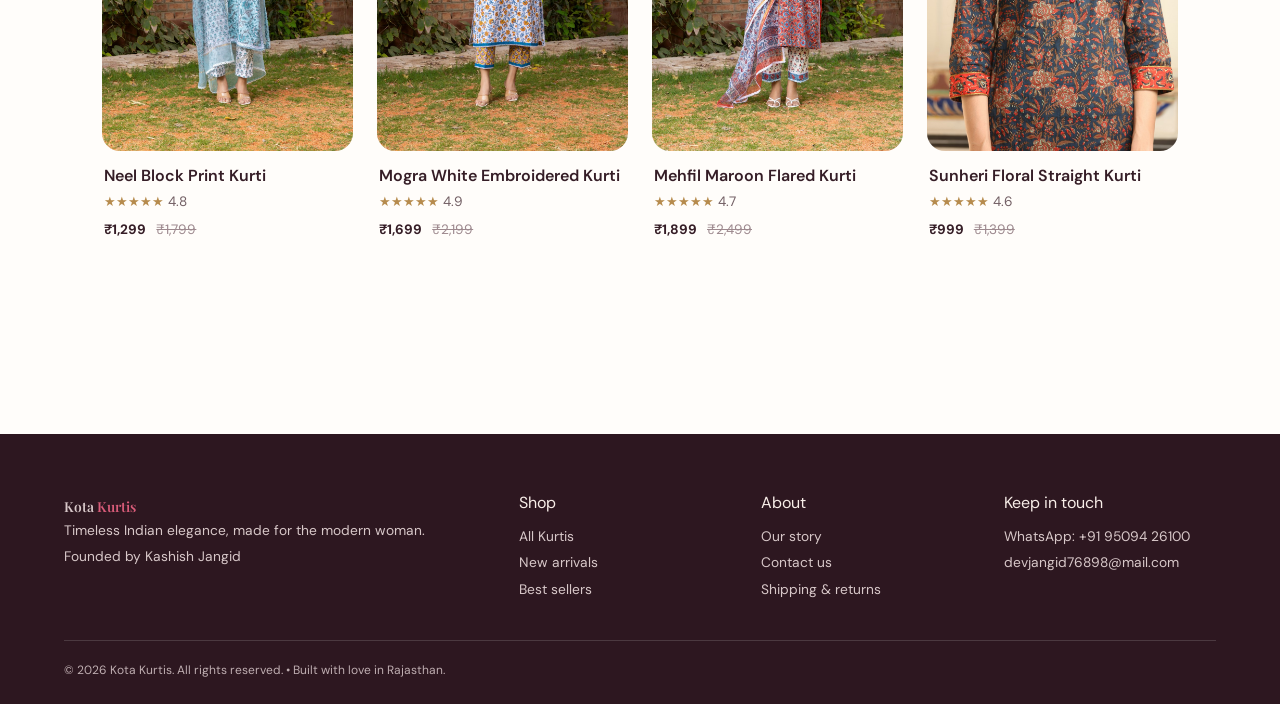
<file: product.html>
<!doctype html>
<html lang="en">
<head>
<meta charset="utf-8">
<meta name="viewport" content="width=device-width,initial-scale=1">
<link rel="icon" type="image/png" href="/kota-kurtis-favicon.png?v=2">
<title>Kurti Details | Kota Kurtis</title>
<meta name="description" content="Explore product details and available options for Kota Kurtis styles.">
<link rel="canonical" href="https://kotakurtis.shop/product.html">
<link rel="preconnect" href="https://fonts.googleapis.com">
<link rel="preconnect" href="https://fonts.gstatic.com" crossorigin>
<link href="https://fonts.googleapis.com/css2?family=DM+Sans:wght@400;500;600;700&family=Playfair+Display:wght@500;600;700&display=swap" rel="stylesheet">
<link rel="stylesheet" href="style.css">
<!-- Google Tag Manager -->
<script>(function(w,d,s,l,i){w[l]=w[l]||[];w[l].push({'gtm.start':new Date().getTime(),event:'gtm.js'});var f=d.getElementsByTagName(s)[0],j=d.createElement(s),dl=l!='dataLayer'?'&l='+l:'';j.async=true;j.src='https://www.googletagmanager.com/gtm.js?id='+i+dl;f.parentNode.insertBefore(j,f);})(window,document,'script','dataLayer','GTM-W8SMWG98');</script>
<!-- End Google Tag Manager -->
<!-- Microsoft Clarity -->
<script>(function(c,l,a,r,i,t,y){c[a]=c[a]||function(){(c[a].q=c[a].q||[]).push(arguments)};t=l.createElement(r);t.async=1;t.src='https://www.clarity.ms/tag/'+i;y=l.getElementsByTagName(r)[0];y.parentNode.insertBefore(t,y);})(window,document,'clarity','script','ym50042sml');</script>
<!-- End Microsoft Clarity -->
<!-- Meta Pixel Code -->
<script>
!function(f,b,e,v,n,t,s)
{if(f.fbq)return;n=f.fbq=function(){n.callMethod?
n.callMethod.apply(n,arguments):n.queue.push(arguments)};
if(!f._fbq)f._fbq=n;n.push=n;n.loaded=!0;n.version='2.0';
n.queue=[];t=b.createElement(e);t.async=!0;
t.src=v;s=b.getElementsByTagName(e)[0];
s.parentNode.insertBefore(t,s)}(window, document,'script',
'https://connect.facebook.net/en_US/fbevents.js');
fbq('init', '1072847062333109');
fbq('track', 'PageView');
</script>
<!-- End Meta Pixel Code --></head>
<body><!-- Meta Pixel Code (noscript) -->
<noscript><img height="1" width="1" style="display:none" src="https://www.facebook.com/tr?id=1072847062333109&ev=PageView&noscript=1" alt=""></noscript>

<!-- Google Tag Manager (noscript) -->
<noscript>
<iframe src="https://www.googletagmanager.com/ns.html?id=GTM-W8SMWG98" height="0" width="0" style="display:none;visibility:hidden">
</iframe>
</noscript>
<!-- End Google Tag Manager (noscript) -->
<header id="site-header">
</header>
<main class="page" id="product-detail">
</main>
<footer id="site-footer">
</footer>
<button id="back-top" aria-label="Back to top">↑</button>
<div id="toast" aria-live="polite">
</div>
<script src="script.js">
</script>
</body>
</html>
</file>
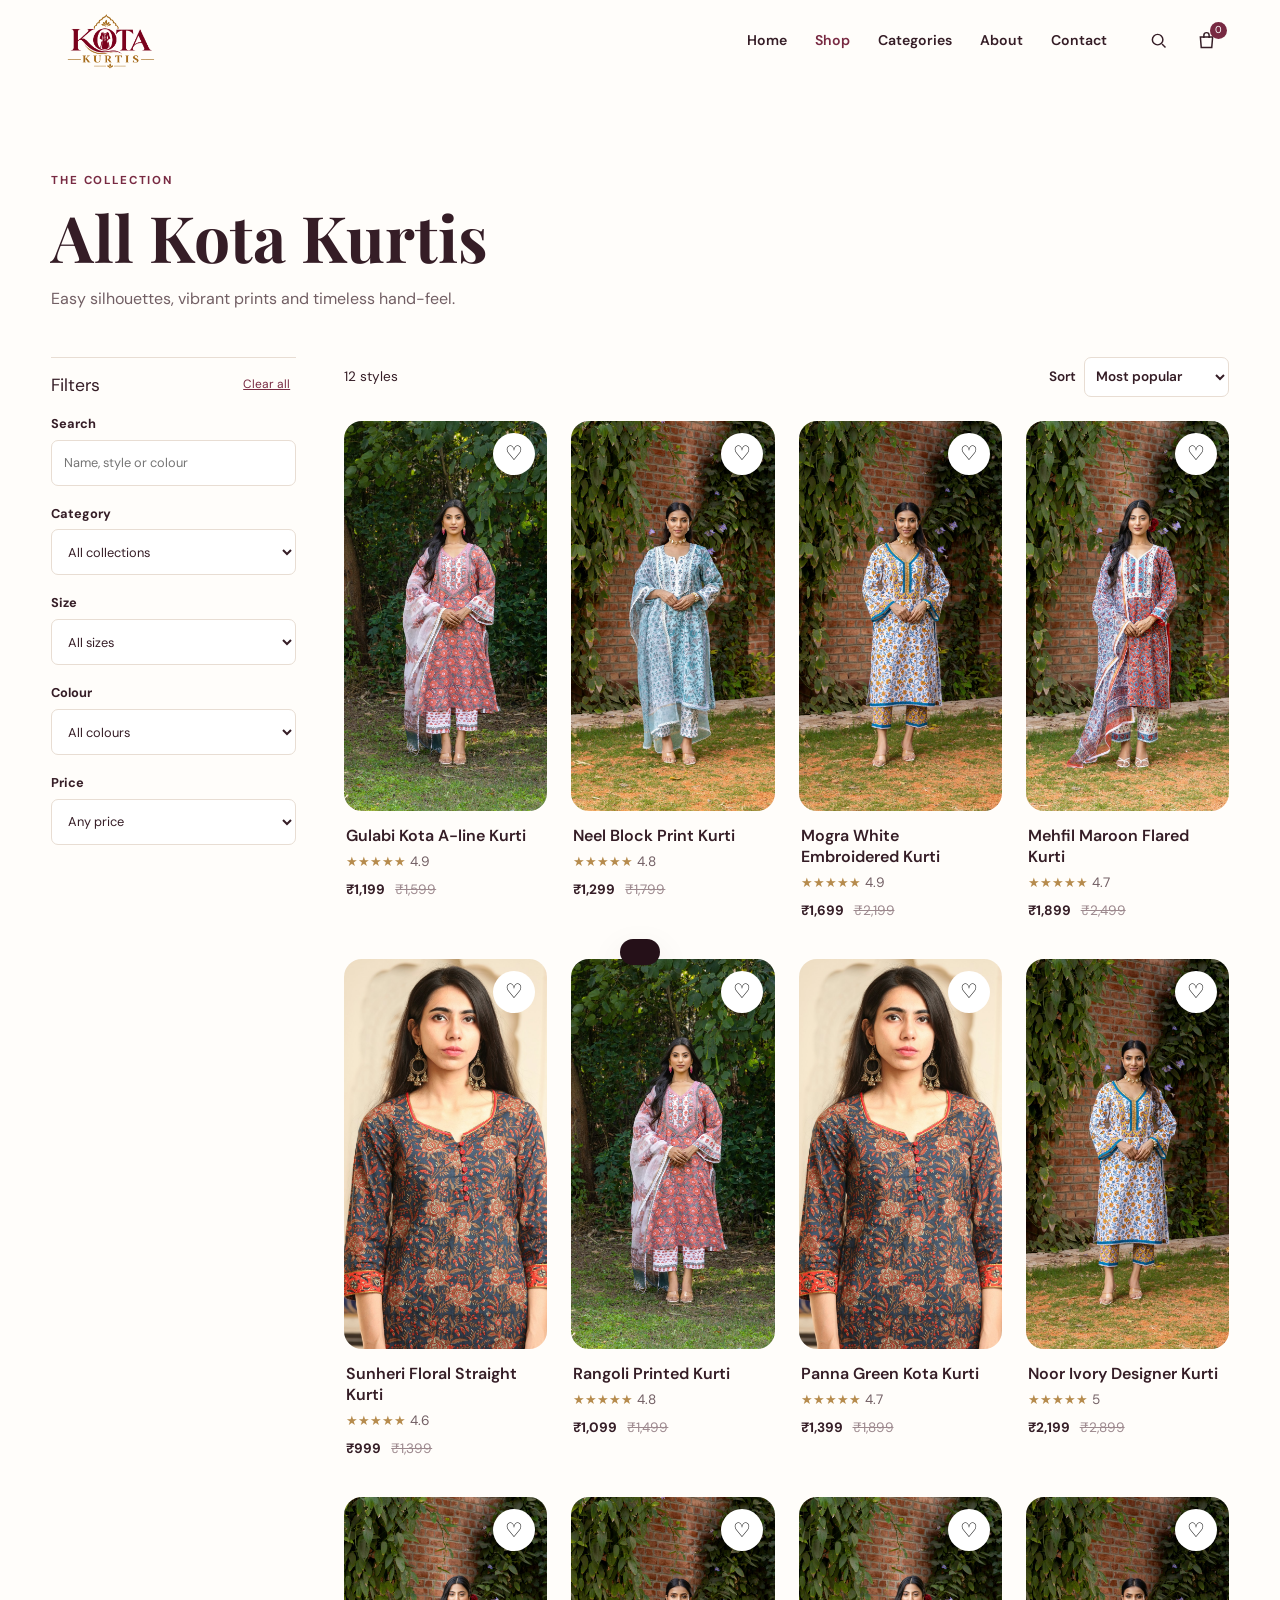
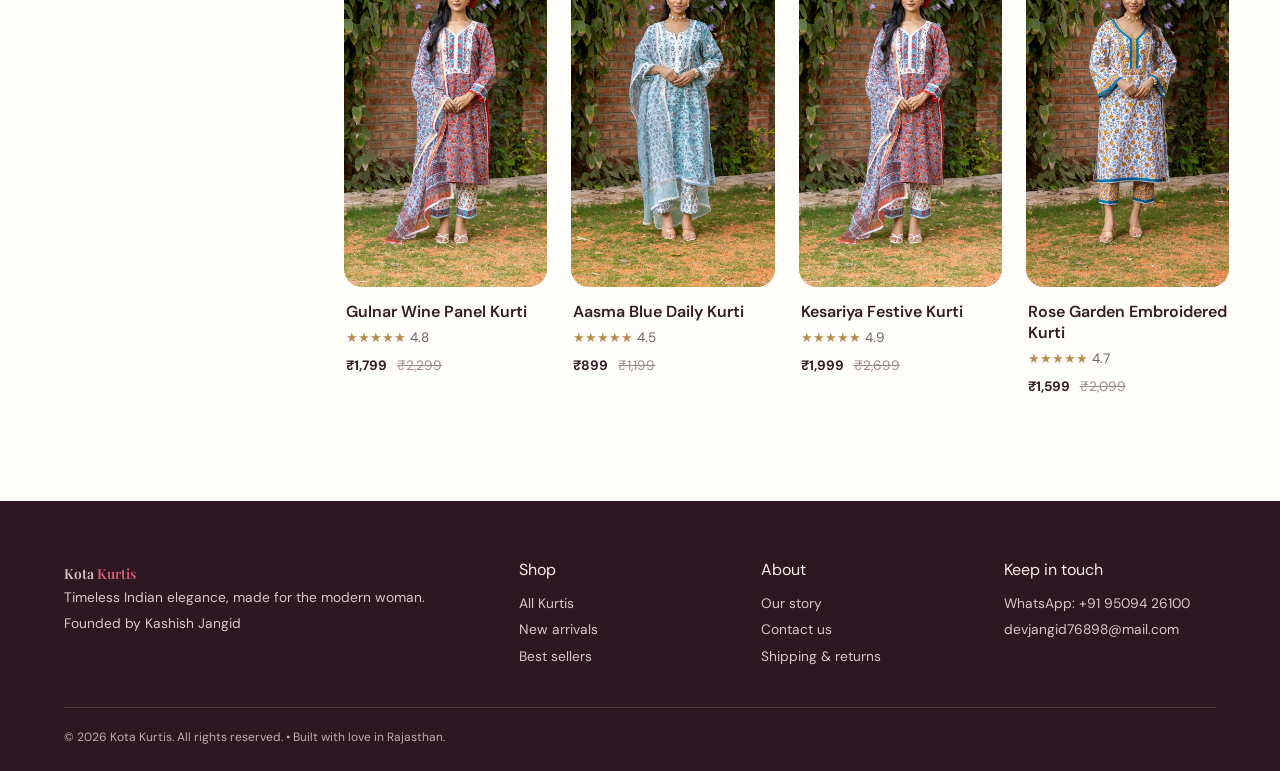
<file: shop.html>
<!doctype html>
<html lang="en">
<head>
<meta charset="utf-8">
<meta name="viewport" content="width=device-width,initial-scale=1">
<link rel="icon" type="image/png" href="/kota-kurtis-favicon.png?v=2">
<title>Shop Kota Kurtis</title>
<meta name="description" content="Explore Kota Kurtis styles, including cotton, printed, designer, daily wear, and occasion kurtis.">
<link rel="canonical" href="https://kotakurtis.shop/shop.html">
<link rel="preconnect" href="https://fonts.googleapis.com">
<link rel="preconnect" href="https://fonts.gstatic.com" crossorigin>
<link href="https://fonts.googleapis.com/css2?family=DM+Sans:wght@400;500;600;700&family=Playfair+Display:wght@500;600;700&display=swap" rel="stylesheet">
<link rel="stylesheet" href="style.css">
<!-- Google Tag Manager -->
<script>(function(w,d,s,l,i){w[l]=w[l]||[];w[l].push({'gtm.start':new Date().getTime(),event:'gtm.js'});var f=d.getElementsByTagName(s)[0],j=d.createElement(s),dl=l!='dataLayer'?'&l='+l:'';j.async=true;j.src='https://www.googletagmanager.com/gtm.js?id='+i+dl;f.parentNode.insertBefore(j,f);})(window,document,'script','dataLayer','GTM-W8SMWG98');</script>
<!-- End Google Tag Manager -->
<!-- Microsoft Clarity -->
<script>(function(c,l,a,r,i,t,y){c[a]=c[a]||function(){(c[a].q=c[a].q||[]).push(arguments)};t=l.createElement(r);t.async=1;t.src='https://www.clarity.ms/tag/'+i;y=l.getElementsByTagName(r)[0];y.parentNode.insertBefore(t,y);})(window,document,'clarity','script','ym50042sml');</script>
<!-- End Microsoft Clarity -->
<!-- Meta Pixel Code -->
<script>
!function(f,b,e,v,n,t,s)
{if(f.fbq)return;n=f.fbq=function(){n.callMethod?
n.callMethod.apply(n,arguments):n.queue.push(arguments)};
if(!f._fbq)f._fbq=n;n.push=n;n.loaded=!0;n.version='2.0';
n.queue=[];t=b.createElement(e);t.async=!0;
t.src=v;s=b.getElementsByTagName(e)[0];
s.parentNode.insertBefore(t,s)}(window, document,'script',
'https://connect.facebook.net/en_US/fbevents.js');
fbq('init', '1072847062333109');
fbq('track', 'PageView');
</script>
<!-- End Meta Pixel Code --></head>
<body><!-- Meta Pixel Code (noscript) -->
<noscript><img height="1" width="1" style="display:none" src="https://www.facebook.com/tr?id=1072847062333109&ev=PageView&noscript=1" alt=""></noscript>

<!-- Google Tag Manager (noscript) -->
<noscript>
<iframe src="https://www.googletagmanager.com/ns.html?id=GTM-W8SMWG98" height="0" width="0" style="display:none;visibility:hidden">
</iframe>
</noscript>
<!-- End Google Tag Manager (noscript) -->
<header id="site-header">
</header>
<main class="page">
<p class="eyebrow">THE COLLECTION</p>
<h1>All Kota Kurtis</h1>
<p class="intro">Easy silhouettes, vibrant prints and timeless hand-feel.</p>
<div class="shop-layout">
<aside class="filters">
<div class="filter-title">
<h3>Filters</h3>
<button id="clear-filters">Clear all</button>
</div>
<label>Search<input id="search" placeholder="Name, style or colour">
</label>
<label>Category<select id="category">
<option value="">All collections</option>
<option>Cotton</option>
<option>Printed</option>
<option>Designer</option>
<option>Daily Wear</option>
<option>Party</option>
<option>Embroidered</option>
</select>
</label>
<label>Size<select id="size">
<option value="">All sizes</option>
<option>S</option>
<option>M</option>
<option>L</option>
<option>XL</option>
<option>XXL</option>
</select>
</label>
<label>Colour<select id="color">
<option value="">All colours</option>
<option>Pink</option>
<option>Maroon</option>
<option>Blue</option>
<option>Yellow</option>
<option>Green</option>
<option>White</option>
</select>
</label>
<label>Price<select id="price">
<option value="">Any price</option>
<option value="under1000">Under ₹1,000</option>
<option value="1000-1500">₹1,000 – ₹1,500</option>
<option value="over1500">Over ₹1,500</option>
</select>
</label>
</aside>
<section class="catalog">
<div class="catalog-top">
<span id="product-count">
</span>
<label>Sort<select id="sort">
<option value="popular">Most popular</option>
<option value="newest">Newest</option>
<option value="low">Price: low to high</option>
<option value="high">Price: high to low</option>
</select>
</label>
</div>
<div class="product-grid" id="shop-products">
</div>
<div id="no-products" class="empty hidden">
<h2>No kurtis found</h2>
<p>Try adjusting your filters or explore our whole collection.</p>
<button class="button" id="reset-search">View all kurtis</button>
</div>
</section>
</div>
</main>
<footer id="site-footer">
</footer>
<button id="back-top" aria-label="Back to top">↑</button>
<div id="toast" aria-live="polite">
</div>
<script src="script.js">
</script>
</body>
</html>
</file>
<file: style.css>
:root{--cream:#fcf8f1;--paper:#fffdfa;--ink:#351d26;--maroon:#782a42;--pink:#d95c79;--blush:#f6e4e0;--gold:#b68b4d;--line:#e8ddd3;--muted:#725f64;--shadow:0 14px 35px rgba(73,38,48,.1);--radius:18px}*{box-sizing:border-box}html{scroll-behavior:smooth}body{margin:0;background:var(--paper);color:var(--ink);font:16px/1.55 'DM Sans',sans-serif}h1,h2,h3{font-family:'Playfair Display',serif;line-height:1.08;margin:0 0 16px}h1{font-size:clamp(2.6rem,5vw,5.5rem)}h2{font-size:clamp(2rem,3vw,3.3rem)}h3{font-size:1.5rem}a{color:inherit;text-decoration:none}button,input,select,textarea{font:inherit}button,.button{cursor:pointer;touch-action:manipulation}.skip{position:absolute;left:-999px}.skip:focus{left:12px;top:12px;z-index:99;background:#fff;padding:10px}.announcement{background:var(--maroon);color:#fff;text-align:center;padding:8px 16px;font-size:.78rem;letter-spacing:.06em}.announcement span{color:#e8bc80;margin:0 8px}.site-nav{position:sticky;top:0;z-index:20;height:76px;display:flex;align-items:center;justify-content:space-between;padding:0 clamp(18px,4vw,68px);background:rgba(255,253,250,.94);backdrop-filter:blur(12px);border-bottom:1px solid transparent}.brand{font:600 1.6rem 'Playfair Display',serif;white-space:nowrap}.brand i{font-style:normal;color:var(--pink)}.nav-links{display:flex;gap:28px;margin-left:auto;margin-right:30px}.nav-links a{font-size:.88rem;font-weight:600}.nav-links a:hover,.nav-links a.active{color:var(--maroon)}.nav-actions{display:flex;gap:4px}.icon-btn{width:44px;height:44px;border:0;background:none;display:grid;place-items:center;position:relative;color:var(--ink)}.icon-btn svg{width:21px;fill:none;stroke:currentColor;stroke-width:1.7}.badge{position:absolute;right:2px;top:3px;background:var(--maroon);color:#fff;border-radius:50%;min-width:17px;height:17px;font-size:10px;display:grid;place-items:center}.menu-toggle{display:none}.hero{min-height:calc(100dvh - 105px);display:grid;grid-template-columns:1fr 1fr;background:var(--cream)}.hero-copy{display:flex;justify-content:center;flex-direction:column;padding:60px max(8vw,30px)}.hero-copy h1{letter-spacing:-.04em}.hero-copy>p:not(.eyebrow){max-width:450px;font-size:1.1rem;color:var(--muted);margin:10px 0 28px}.hero-image{position:relative;min-height:540px}.hero-image img{width:100%;height:100%;position:absolute;object-fit:cover}.hero-tag{position:absolute;bottom:28px;left:-42px;background:var(--paper);padding:15px 22px;font-size:.75rem;text-transform:uppercase;letter-spacing:.1em;box-shadow:var(--shadow)}.hero-tag b{display:block;font:1.1rem 'Playfair Display';text-transform:none;letter-spacing:0;margin-top:3px}.eyebrow{font-size:.72rem;font-weight:700;letter-spacing:.16em;color:var(--maroon);margin:0 0 12px}.button{display:inline-flex;align-items:center;justify-content:center;min-height:48px;padding:0 24px;border:1px solid var(--maroon);background:var(--maroon);color:#fff;border-radius:999px;font-weight:700;font-size:.86rem;transition:transform .2s,background .2s;max-width:max-content}.button:hover{transform:translateY(-2px);background:#581d30}.section,.page{max-width:1320px;margin:auto;padding:90px clamp(18px,4vw,64px)}.section-head{display:flex;align-items:end;justify-content:space-between;margin-bottom:34px}.section-head>a,.text-link{font-weight:700;color:var(--maroon);font-size:.9rem}.category-grid{display:grid;grid-template-columns:repeat(4,1fr);gap:18px}.category-grid a{height:340px;position:relative;overflow:hidden;border-radius:var(--radius);background:#ddd}.category-grid img{width:100%;height:100%;object-fit:cover;transition:transform .45s}.category-grid a:hover img{transform:scale(1.06)}.category-grid span{position:absolute;bottom:16px;left:16px;padding:10px 16px;background:#fffc;color:var(--ink);font-family:'Playfair Display';font-size:1.15rem}.product-section{padding-top:35px}.product-grid{display:grid;grid-template-columns:repeat(4,1fr);gap:24px}.product-card{position:relative}.product-image{height:390px;overflow:hidden;border-radius:var(--radius);background:var(--blush);display:block}.product-image img{height:100%;width:100%;object-fit:cover;transition:transform .35s}.product-card:hover .product-image img{transform:scale(1.045)}.wish{position:absolute;top:12px;right:12px;width:42px;height:42px;border-radius:50%;background:#fff;border:0;display:grid;place-items:center;font-size:20px}.wish.active{color:var(--maroon)}.product-info{padding:14px 2px}.product-info h3{font:600 1rem 'DM Sans';margin:0 0 5px}.product-info p{margin:0;font-size:.85rem;color:var(--muted)}.price{margin-top:7px!important;color:var(--ink)!important;font-weight:700}.old-price{text-decoration:line-through;color:#9d898e;margin-left:7px;font-weight:400}.rating{color:var(--gold);font-size:.8rem}.quick-add{position:absolute;bottom:82px;left:12px;right:12px;opacity:0;transform:translateY(8px);transition:.25s}.product-card:hover .quick-add{opacity:1;transform:none}.story-banner{max-width:1440px;margin:0 auto;display:grid;grid-template-columns:1fr 1.25fr;background:#632439;color:#fff;min-height:480px}.story-banner>div{padding:80px clamp(28px,7vw,110px);display:flex;justify-content:center;flex-direction:column}.story-banner .eyebrow{color:#efb6a9}.story-banner p:not(.eyebrow){color:#f5d9d7;max-width:420px}.story-banner img{width:100%;height:100%;object-fit:cover}.value-grid{display:grid;grid-template-columns:repeat(3,1fr);gap:40px}.value-grid article{border-top:1px solid var(--line);padding-top:20px}.value-grid b{color:var(--gold);font-size:.76rem;letter-spacing:.1em}.value-grid p,.intro,.prose p{color:var(--muted);max-width:680px}.reviews{text-align:center;background:var(--blush);max-width:none}.review-grid{max-width:1180px;margin:36px auto 0;display:grid;grid-template-columns:repeat(3,1fr);gap:20px;text-align:left}.review-grid blockquote{margin:0;background:var(--paper);padding:28px;border-radius:var(--radius);font:1.1rem/1.55 'Playfair Display'}.review-grid footer{font:600 .75rem 'DM Sans';letter-spacing:.08em;color:var(--gold);margin-top:22px}.review-grid footer span{color:var(--muted);letter-spacing:0}.newsletter{padding:65px max(5vw,20px);background:#f6eee6;display:flex;justify-content:space-between;align-items:center;gap:30px}.newsletter h2{font-size:2.4rem}.newsletter p{color:var(--muted);margin:0}.newsletter form{display:flex;gap:10px;min-width:min(100%,480px)}input,select,textarea{border:1px solid var(--line);background:#fff;border-radius:7px;padding:12px;width:100%;min-height:46px;color:var(--ink)}input:focus,select:focus,textarea:focus{outline:3px solid #eabac580;border-color:var(--pink)}.newsletter input{border-radius:999px;padding-left:20px}.site-footer{padding:58px max(5vw,20px) 24px;background:#2d1720;color:#f8eee8}.footer-grid{display:grid;grid-template-columns:2fr repeat(3,1fr);gap:30px;max-width:1320px;margin:auto}.site-footer h3{font:1rem 'DM Sans';margin-bottom:13px}.site-footer a,.site-footer p{display:block;color:#d8c8c9;font-size:.86rem;margin:5px 0}.footer-bottom{max-width:1320px;margin:35px auto 0;padding-top:20px;border-top:1px solid #ffffff25;color:#bfaeb1;font-size:.75rem}.page{min-height:70vh}.page>h1{font-size:clamp(2.6rem,5vw,4.6rem)}.shop-layout{display:grid;grid-template-columns:245px 1fr;gap:48px;margin-top:45px}.filters{border-top:1px solid var(--line);display:flex;flex-direction:column;gap:18px;padding-top:16px}.filters label{font-size:.8rem;font-weight:700}.filters input,.filters select{display:block;margin-top:6px;font-weight:400}.filter-title,.catalog-top{display:flex;justify-content:space-between;align-items:center}.filter-title h3{font:1.1rem 'DM Sans';margin:0}.filter-title button,#clear-filters{border:0;background:none;color:var(--maroon);font-size:.75rem;text-decoration:underline}.catalog-top{margin-bottom:24px;font-size:.85rem}.catalog-top label{display:flex;align-items:center;gap:8px;font-weight:600}.catalog-top select{width:auto;min-height:40px;padding:7px}.empty{text-align:center;padding:80px 20px;background:var(--cream);border-radius:var(--radius)}.hidden{display:none!important}.detail{display:grid;grid-template-columns:1.05fr .95fr;gap:64px}.detail-image{border-radius:var(--radius);width:100%;aspect-ratio:4/5;object-fit:cover;background:var(--blush)}.detail h1{font-size:clamp(2.3rem,4vw,4rem)}.detail-price{font-size:1.4rem;font-weight:700;margin:14px 0}.detail-desc{color:var(--muted);max-width:560px}.option-group{margin:25px 0}.option-group h3{font:600 .9rem 'DM Sans';margin-bottom:10px}.choices{display:flex;gap:8px;flex-wrap:wrap}.choice{min-width:44px;min-height:44px;padding:0 13px;border:1px solid var(--line);background:#fff;border-radius:4px}.choice.selected,.choice:hover{border-color:var(--maroon);background:#f9e9ec}.quantity{display:flex;align-items:center;border:1px solid var(--line);width:max-content;border-radius:4px}.quantity button{border:0;background:none;width:38px;height:42px;font-size:20px}.quantity span{min-width:28px;text-align:center}.detail-actions{display:flex;gap:10px;flex-wrap:wrap;margin:28px 0}.outline{background:transparent;color:var(--maroon)}.info-lines{border-top:1px solid var(--line)}.info-lines p{border-bottom:1px solid var(--line);padding:14px 0;margin:0;font-size:.9rem}.about-hero{height:570px;position:relative;display:grid;place-items:center;color:#fff;text-align:center}.about-hero:after{content:'';position:absolute;inset:0;background:#32151d66}.about-hero img{position:absolute;width:100%;height:100%;object-fit:cover}.about-hero div{position:relative;z-index:1}.about-hero .eyebrow{color:#f9d7a8}.prose{max-width:850px}.contact-grid,.checkout-grid{display:grid;grid-template-columns:1fr 1fr;gap:70px;padding-top:30px}.contact-details{display:grid;grid-template-columns:1fr 1fr;margin:35px 0;gap:14px}.contact-details p{margin:0}.contact-details b{font-size:.8rem;text-transform:uppercase;letter-spacing:.1em;color:var(--maroon)}.contact-form,.checkout-form,.order-summary{padding:30px;background:var(--cream);border-radius:var(--radius)}.contact-form label,.checkout-form label{display:block;font-size:.82rem;font-weight:700;margin:12px 0 5px}.helper{font-size:.8rem;color:var(--muted)}.map-placeholder{height:270px;background:var(--blush);display:grid;place-items:center;text-align:center;color:var(--maroon);margin-top:70px}.cart-layout{display:grid;grid-template-columns:1fr 360px;gap:50px;margin-top:35px}.cart-item{display:grid;grid-template-columns:120px 1fr auto;gap:18px;border-top:1px solid var(--line);padding:18px 0}.cart-item img{width:120px;height:145px;object-fit:cover;border-radius:8px}.cart-item h3{font:600 1.1rem 'DM Sans';margin:0}.remove{border:0;background:none;text-decoration:underline;color:var(--muted);padding:0}.summary-lines p{display:flex;justify-content:space-between}.summary-lines .total{font-weight:700;font-size:1.15rem;border-top:1px solid var(--line);padding-top:14px}.summary-box{background:var(--cream);padding:25px;border-radius:var(--radius);height:max-content}.two-col,.three-col{display:grid;gap:12px}.two-col{grid-template-columns:1fr 1fr}.three-col{grid-template-columns:repeat(3,1fr)}fieldset{border:0;padding:0;margin:25px 0}legend{font-weight:700;font-size:.9rem}.radio{font-weight:400!important}.radio input{width:auto;min-height:auto;margin-right:5px}.order-summary{height:max-content}.summary-item{display:flex;gap:12px;margin:14px 0}.summary-item img{width:54px;height:66px;object-fit:cover;border-radius:5px}.summary-item p{margin:0;font-size:.82rem}.confirmation{text-align:center;max-width:680px;margin:60px auto;padding:60px 25px;background:var(--cream);border-radius:var(--radius)}#back-top{position:fixed;right:20px;bottom:20px;width:44px;height:44px;border:0;border-radius:50%;background:var(--maroon);color:#fff;opacity:0;pointer-events:none;transition:.2s;z-index:10}#back-top.show{opacity:1;pointer-events:auto}#toast{position:fixed;left:50%;bottom:25px;transform:translate(-50%,90px);background:#251018;color:#fff;padding:13px 20px;border-radius:99px;box-shadow:var(--shadow);transition:.25s;z-index:30;font-size:.9rem}#toast.show{transform:translate(-50%,0)}@media(max-width:800px){.site-nav{height:64px}.nav-links{display:none;position:absolute;top:64px;left:0;right:0;background:var(--paper);padding:16px 20px;box-shadow:var(--shadow);flex-direction:column;gap:16px}.nav-links.open{display:flex}.menu-toggle{display:grid}.hero{grid-template-columns:1fr}.hero-copy{padding:60px 24px 45px}.hero-image{min-height:450px}.hero-tag{left:18px;bottom:18px}.section,.page{padding:62px 20px}.category-grid,.product-grid{grid-template-columns:repeat(2,1fr);gap:13px}.category-grid a{height:240px}.product-image{height:270px}.quick-add{display:none}.story-banner{grid-template-columns:1fr}.story-banner>div{padding:60px 26px}.story-banner img{height:310px}.value-grid,.review-grid{grid-template-columns:1fr;gap:20px}.newsletter{display:block;padding:45px 20px}.newsletter form{margin-top:20px;display:block}.newsletter .button{width:100%;margin-top:10px}.footer-grid{grid-template-columns:1fr 1fr}.shop-layout,.detail,.contact-grid,.checkout-grid,.cart-layout{grid-template-columns:1fr;gap:28px}.filters{display:grid;grid-template-columns:1fr 1fr}.filter-title{grid-column:1/-1}.detail{padding-top:0}.contact-details{grid-template-columns:1fr}.cart-item{grid-template-columns:85px 1fr}.cart-item img{width:85px;height:110px}.cart-item>strong{grid-column:2}.three-col{grid-template-columns:1fr}.section-head{align-items:start}.section-head>a{padding-top:10px}.about-hero{height:440px}.catalog-top{align-items:start;gap:8px}.catalog-top label{display:block}.catalog-top select{display:block;margin-top:4px}.product-info h3{font-size:.9rem}}@media(max-width:420px){.category-grid{grid-template-columns:1fr}.category-grid a{height:260px}.product-grid{gap:10px}.product-image{height:230px}.announcement{font-size:.66rem}.brand{font-size:1.35rem}.footer-grid{grid-template-columns:1fr}.two-col{grid-template-columns:1fr}}
.site-nav{height:82px}.brand-logo{width:120px;height:60px;flex:0 0 120px;display:flex;align-items:center}.brand-logo img{display:block;width:100%;height:100%;object-fit:contain}@media(max-width:800px){.site-nav{height:68px}.brand-logo{width:104px;height:54px;flex-basis:104px}.nav-links{top:68px}}@media(max-width:420px){.brand:not(.brand-logo){font-size:1.35rem}}
</file>
